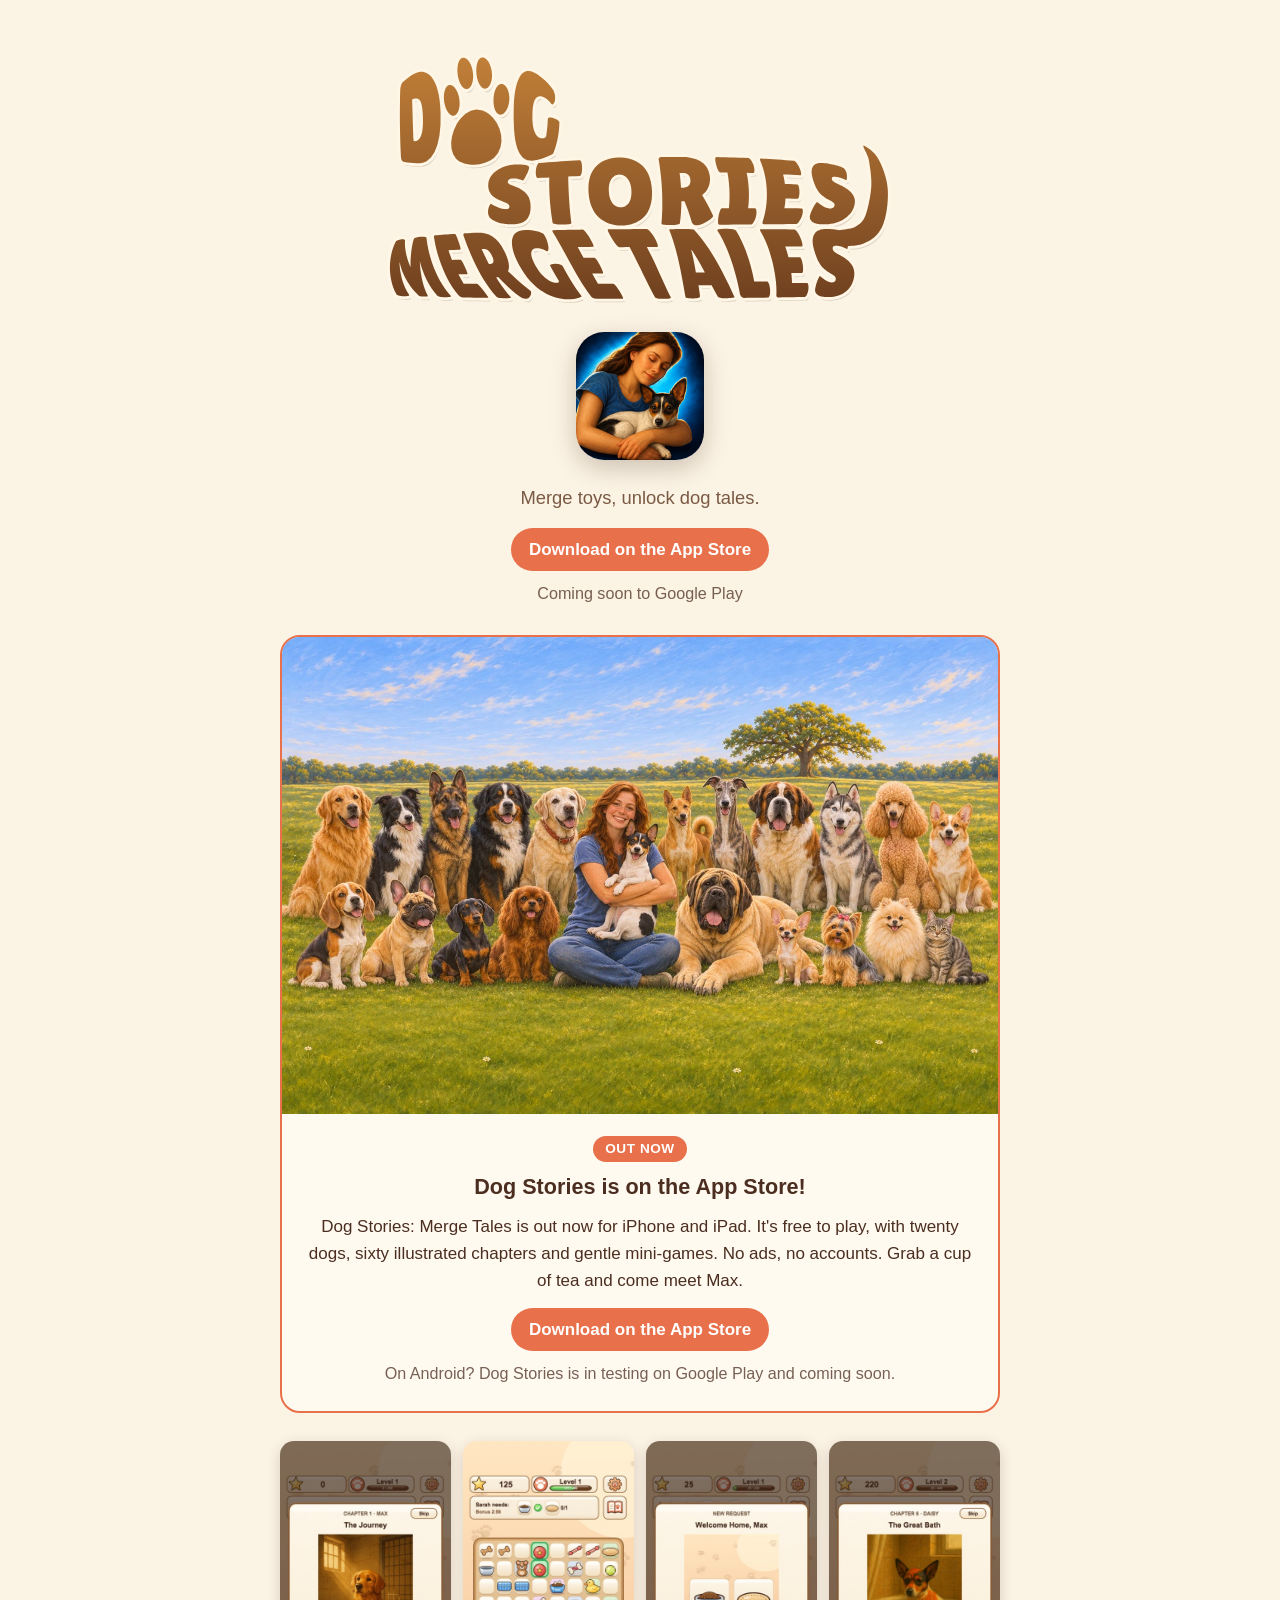
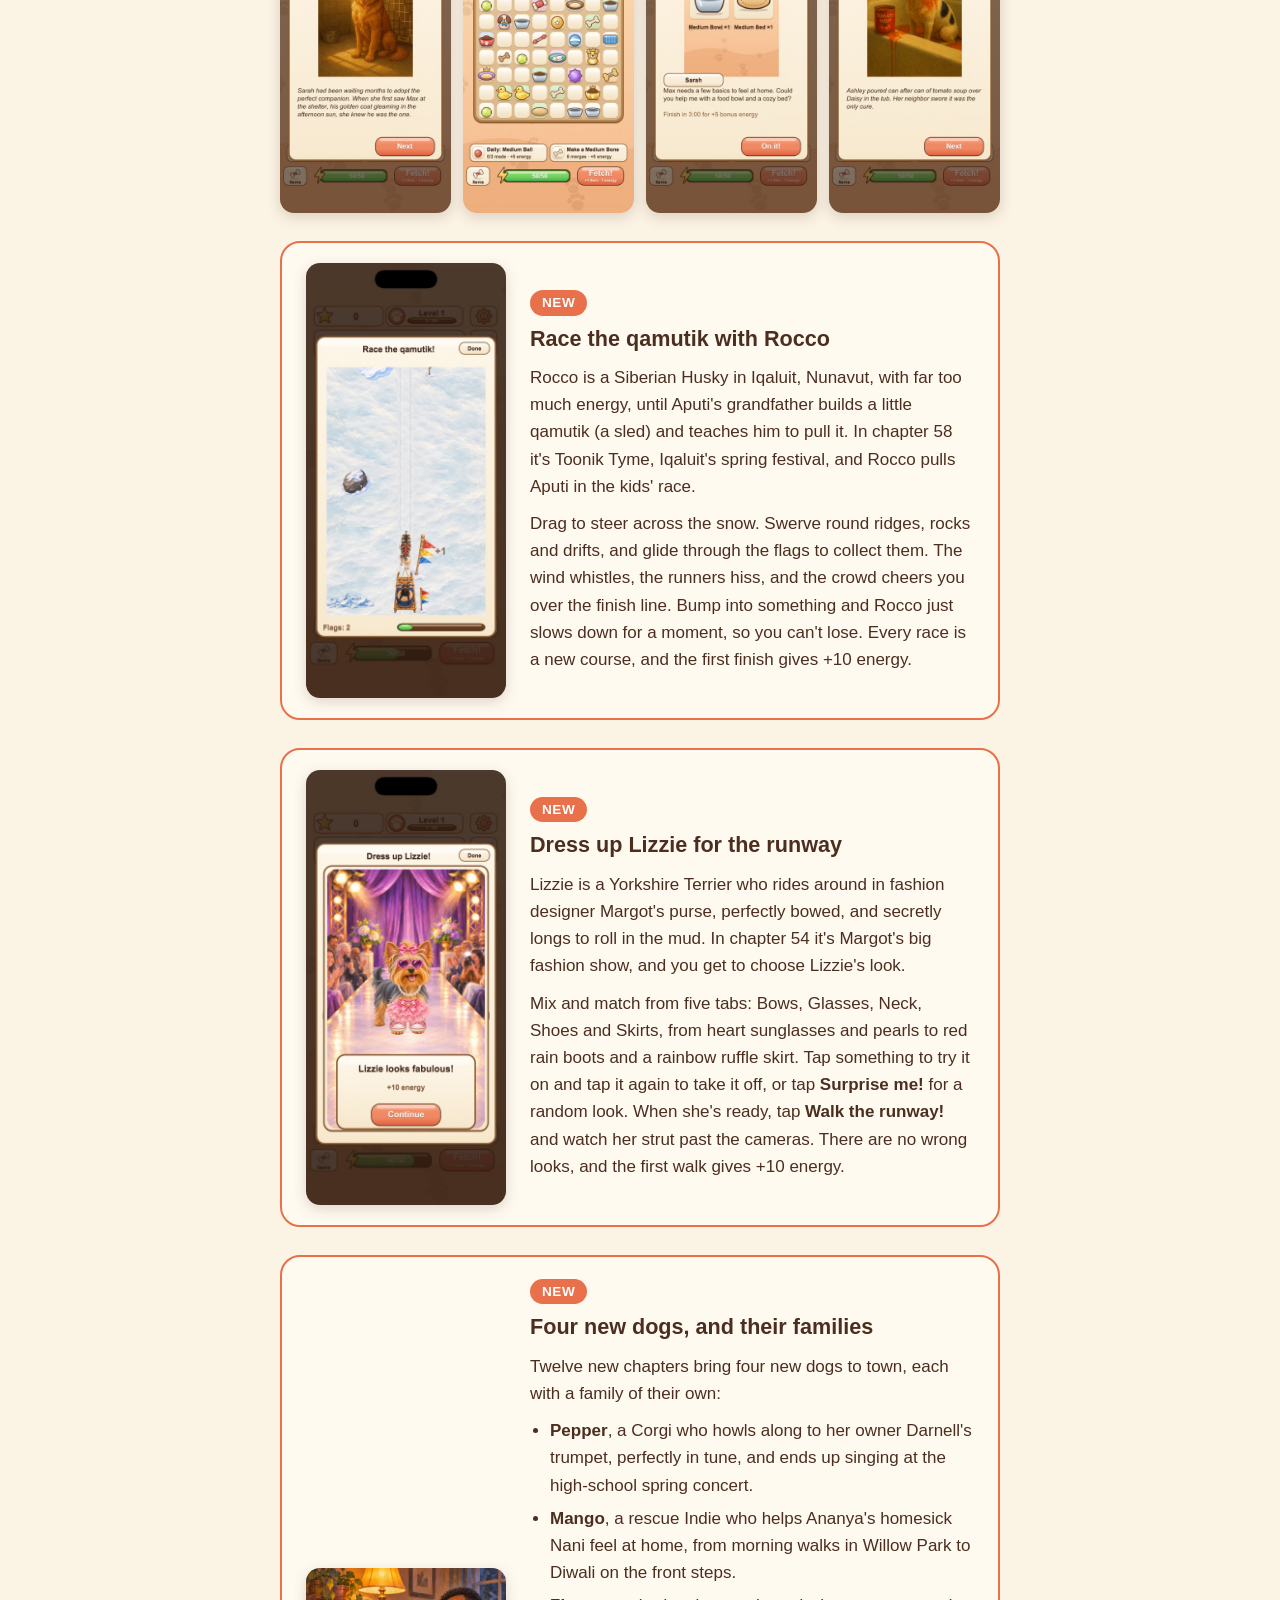
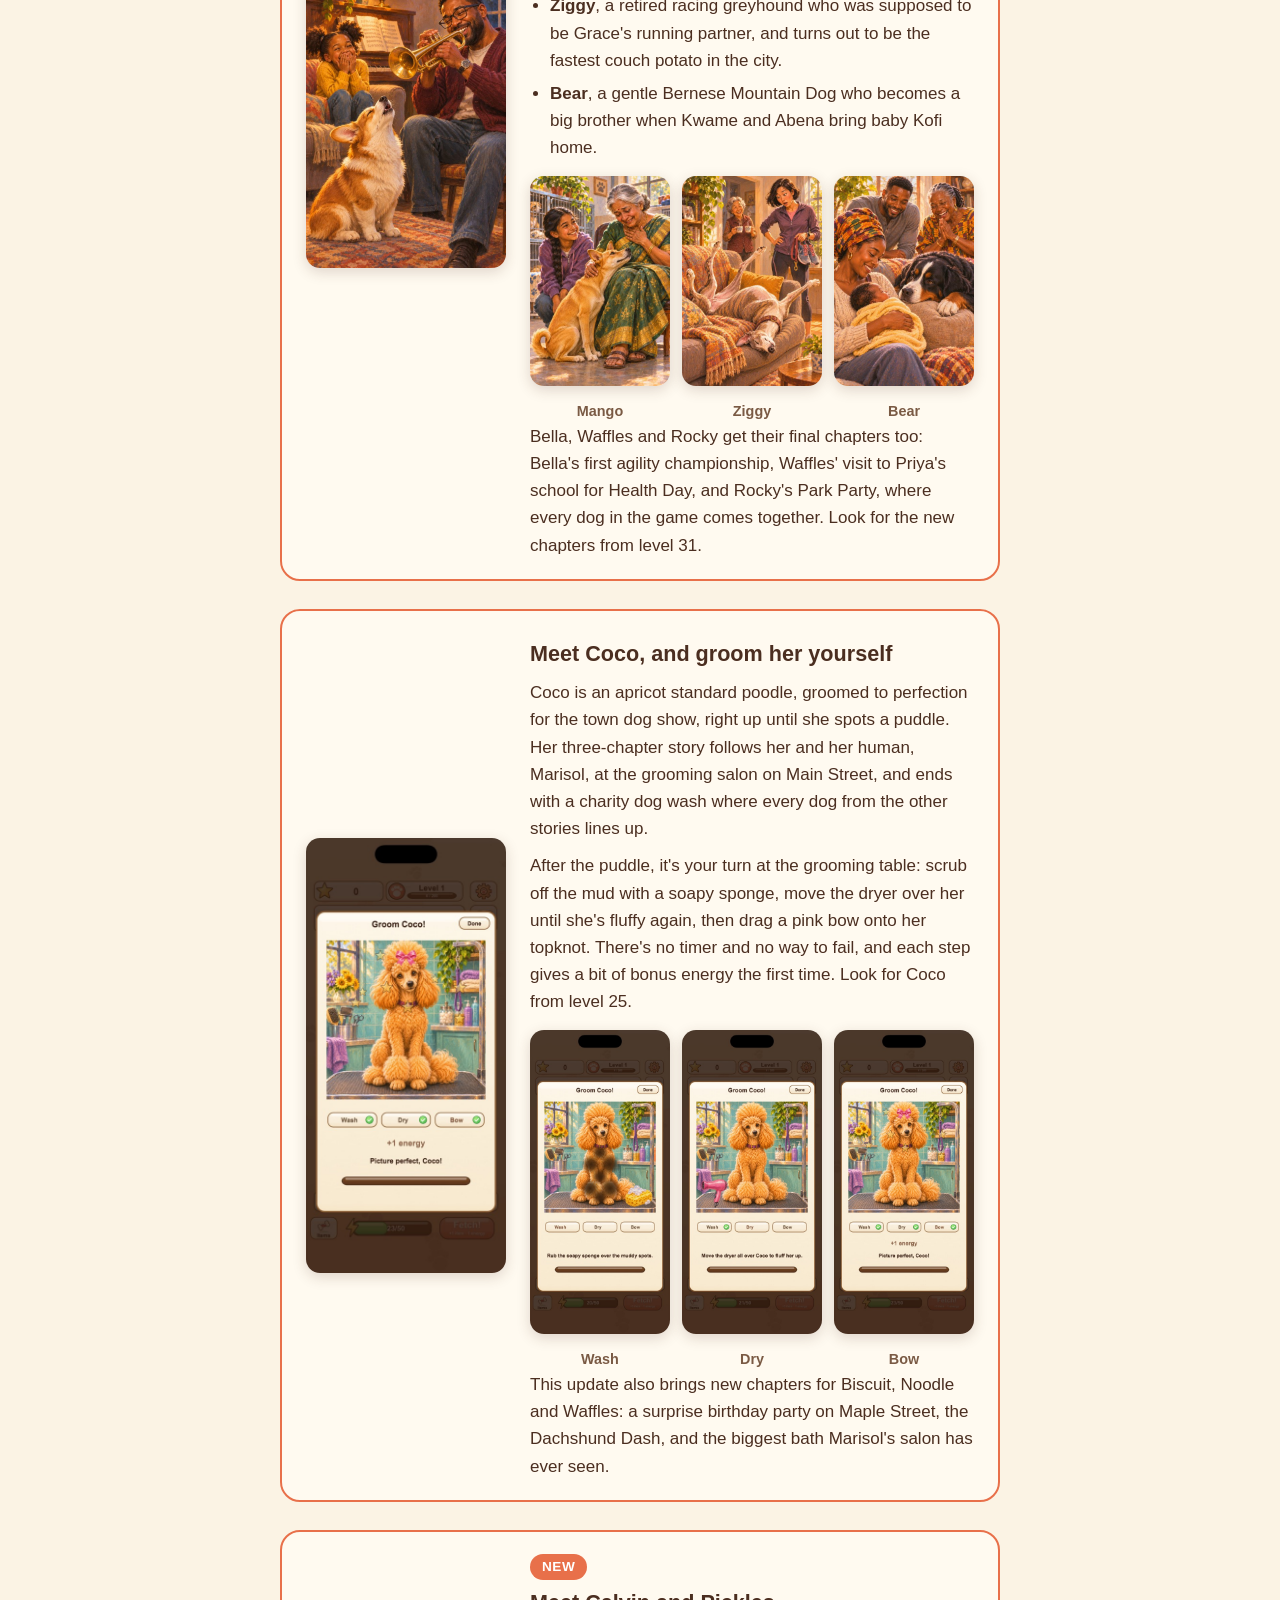
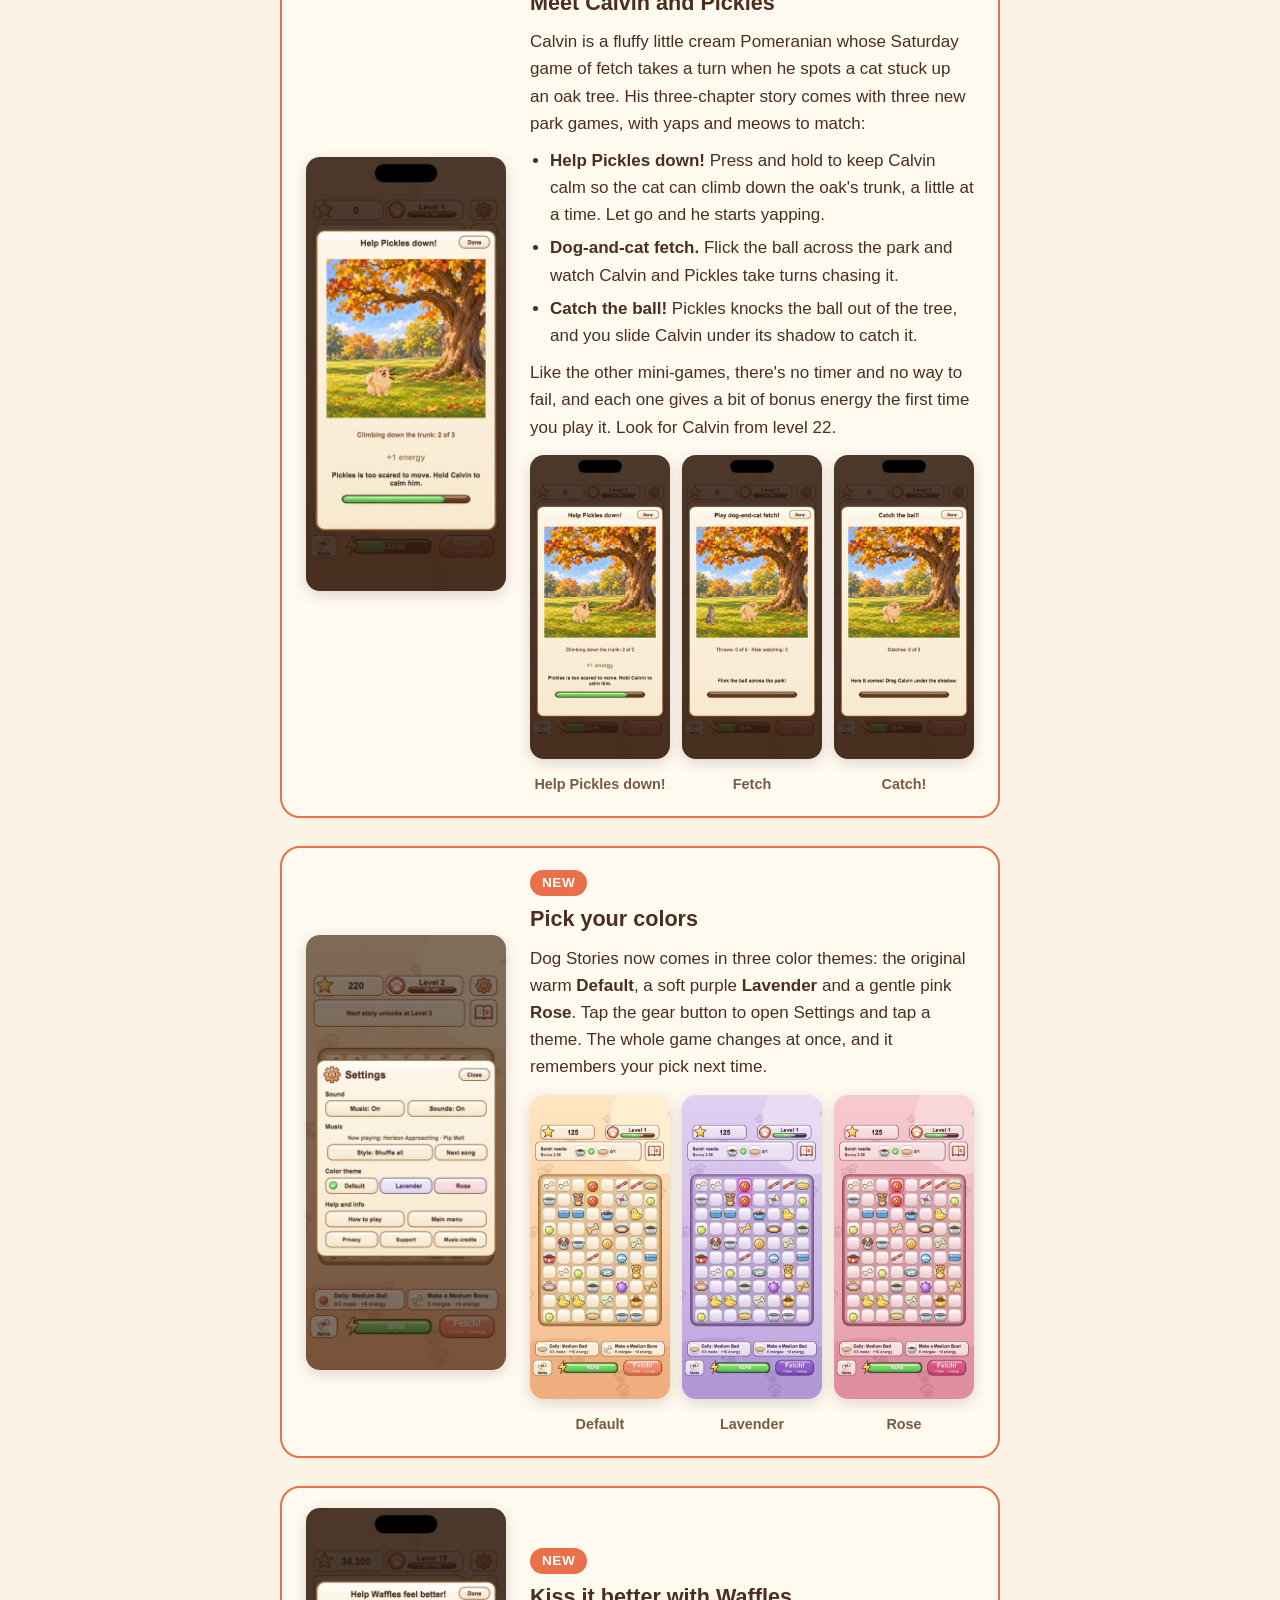
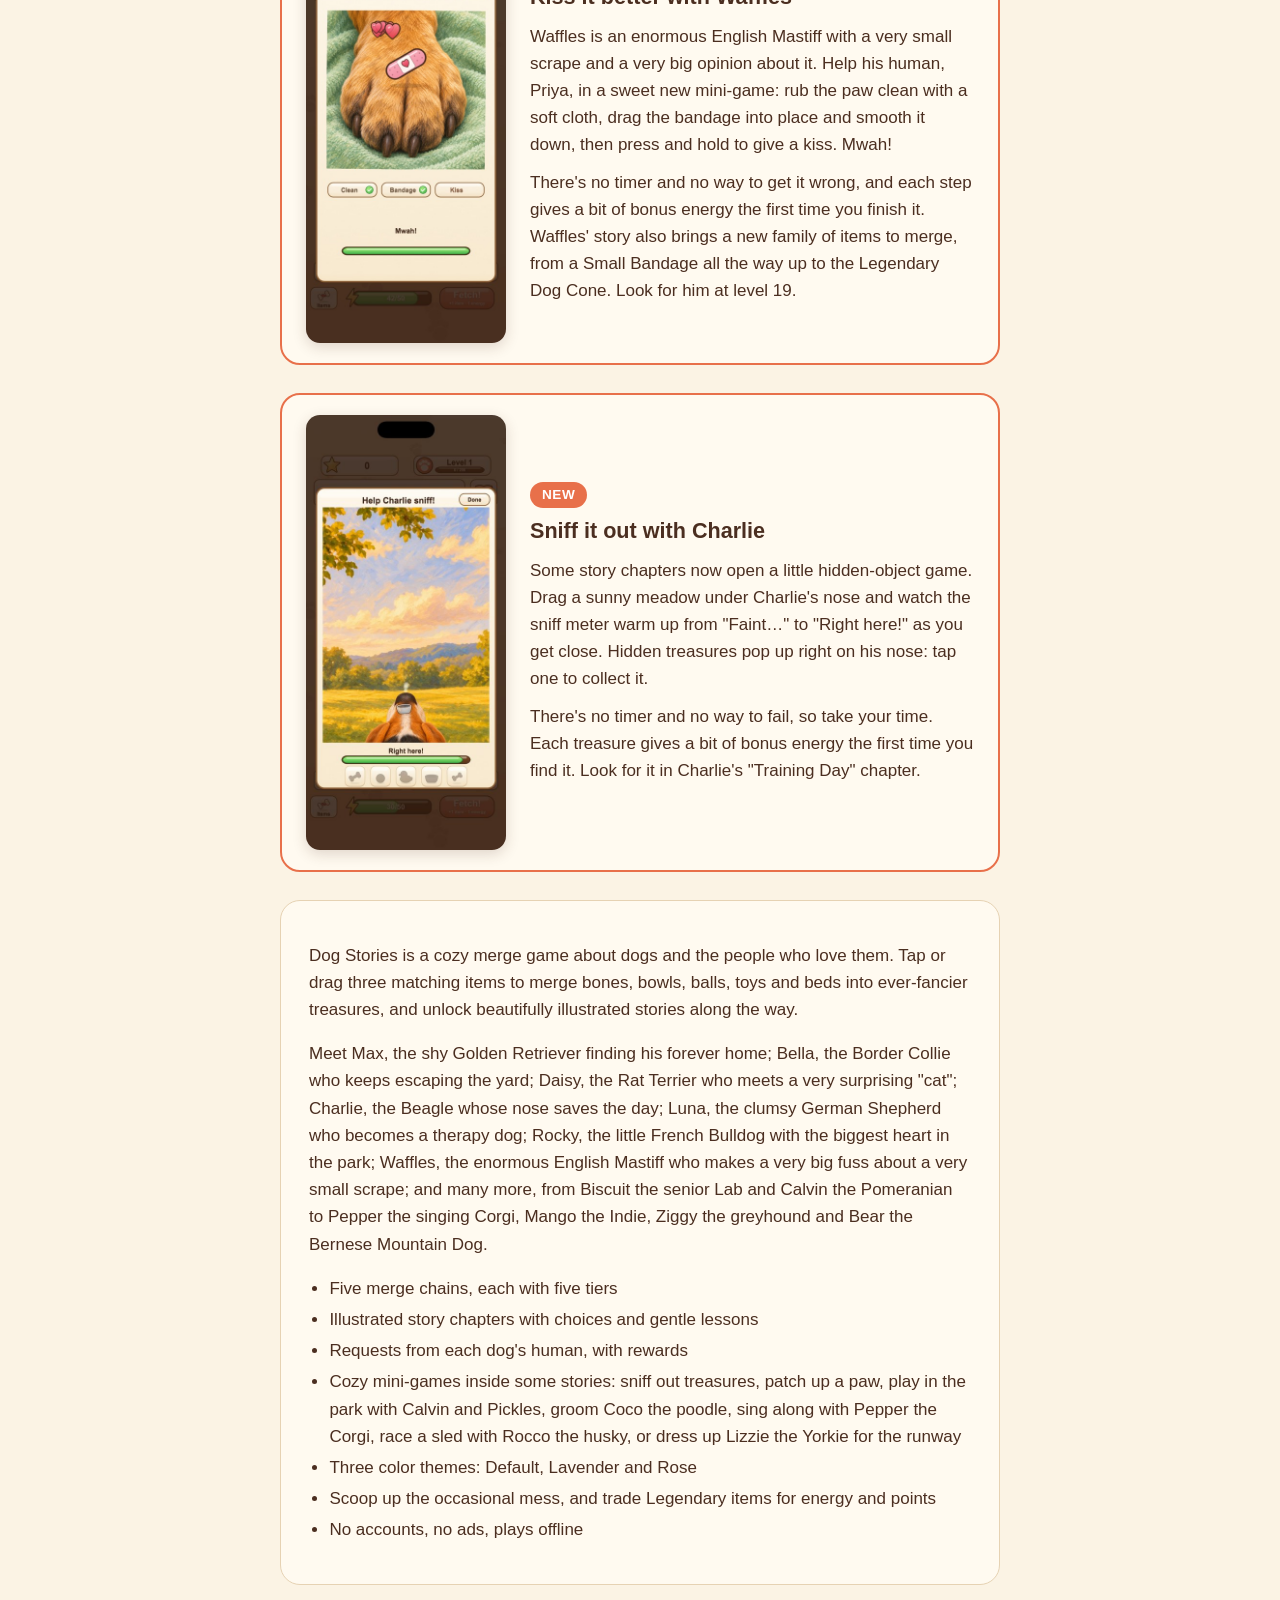
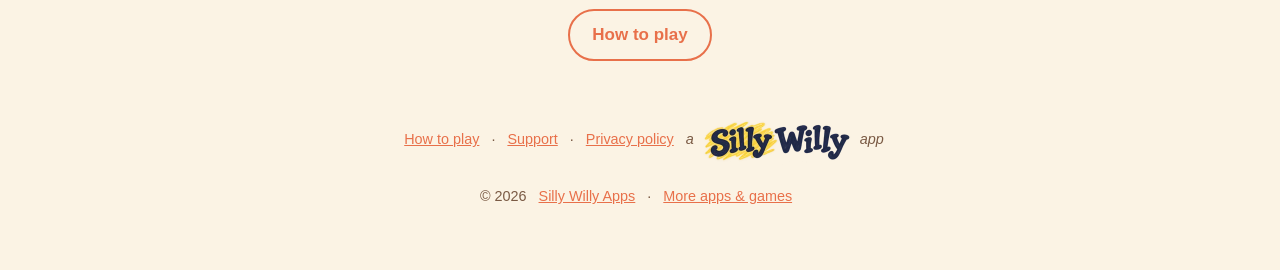
<file: index.html>
<!doctype html>
<html lang="en">
<head>
  <meta charset="utf-8">
  <meta name="viewport" content="width=device-width, initial-scale=1">
  <title>Dog Stories: Cozy Merge</title>
  <meta name="description" content="A cozy merge game about dogs and the people who love them. Merge toys, unlock dog tales.">
  <link rel="icon" href="images/favicon.png">
  <link rel="apple-touch-icon" href="images/apple-touch-icon.png">
  <link rel="stylesheet" href="styles.css">
</head>
<body>
  <div class="wrap">
    <header class="hero">
      <h1 class="logo"><img src="images/title-logo.svg" alt="Dog Stories: Merge Tales" width="1440" height="760"></h1>
      <img class="icon" src="images/icon.png" alt="Dog Stories app icon: Ashley hugging Daisy the Rat Terrier">
      <p class="tagline">Merge toys, unlock dog tales.</p>
      <p class="stores">
        <a class="badge" href="https://apps.apple.com/app/id6831840230">Download on the App Store</a>
        <span class="soon">Coming soon to Google Play</span>
      </p>
    </header>

    <section class="launch">
      <img src="images/all-dogs.jpg" alt="All twenty dogs from the game sitting together in a sunny meadow, with Ashley in the middle hugging Daisy the Rat Terrier, and Pickles the cat at the end of the row" width="1200" height="800">
      <div class="launch-text">
        <span class="new">Out now</span>
        <h2>Dog Stories is on the App Store!</h2>
        <p>Dog Stories: Merge Tales is out now for iPhone and iPad. It's free to play, with twenty dogs, sixty illustrated chapters and gentle mini-games. No ads, no accounts. Grab a cup of tea and come meet Max.</p>
        <p><a class="badge" href="https://apps.apple.com/app/id6831840230">Download on the App Store</a></p>
        <p class="soon">On Android? Dog Stories is in testing on Google Play and coming soon.</p>
      </div>
    </section>

    <div class="shots">
      <img src="images/1-story.jpg" alt="Story chapter: Max at the shelter">
      <img src="images/3-board.jpg" alt="The merge board with a request banner">
      <img src="images/2-request.jpg" alt="Sarah's request for a bowl and a bed">
      <img src="images/5-daisy.jpg" alt="Daisy in a tomato-soup bath">
    </div>

    <section class="callout">
      <img src="images/10-sled.jpg" alt="The sled race: Rocco the husky pulling Aputi on a wooden qamutik across the snow, past a rock and a block of sea ice, as a flag pops with +1" loading="lazy">
      <div>
        <span class="new">New</span>
        <h2>Race the qamutik with Rocco</h2>
        <p>Rocco is a Siberian Husky in Iqaluit, Nunavut, with far too much energy, until Aputi's grandfather builds a little qamutik (a sled) and teaches him to pull it. In chapter 58 it's Toonik Tyme, Iqaluit's spring festival, and Rocco pulls Aputi in the kids' race.</p>
        <p>Drag to steer across the snow. Swerve round ridges, rocks and drifts, and glide through the flags to collect them. The wind whistles, the runners hiss, and the crowd cheers you over the finish line. Bump into something and Rocco just slows down for a moment, so you can't lose. Every race is a new course, and the first finish gives +10 energy.</p>
      </div>
    </section>

    <section class="callout">
      <img src="images/howto/howto-21-runway.jpg" alt="Lizzie the Yorkshire Terrier on a purple runway in a pink bow, heart sunglasses, pearls, a pink tutu and pink sneakers, between rows of cheering photographers, with the card saying Lizzie looks fabulous! +10 energy" loading="lazy">
      <div>
        <span class="new">New</span>
        <h2>Dress up Lizzie for the runway</h2>
        <p>Lizzie is a Yorkshire Terrier who rides around in fashion designer Margot's purse, perfectly bowed, and secretly longs to roll in the mud. In chapter 54 it's Margot's big fashion show, and you get to choose Lizzie's look.</p>
        <p>Mix and match from five tabs: Bows, Glasses, Neck, Shoes and Skirts, from heart sunglasses and pearls to red rain boots and a rainbow ruffle skirt. Tap something to try it on and tap it again to take it off, or tap <strong>Surprise me!</strong> for a random look. When she's ready, tap <strong>Walk the runway!</strong> and watch her strut past the cameras. There are no wrong looks, and the first walk gives +10 energy.</p>
      </div>
    </section>

    <section class="callout">
      <img src="images/story-pepper.jpg" alt="Pepper the Corgi howling along to Darnell's trumpet while his daughter Kiara giggles on the couch" loading="lazy">
      <div>
        <span class="new">New</span>
        <h2>Four new dogs, and their families</h2>
        <p>Twelve new chapters bring four new dogs to town, each with a family of their own:</p>
        <ul>
          <li><strong>Pepper</strong>, a Corgi who howls along to her owner Darnell's trumpet, perfectly in tune, and ends up singing at the high-school spring concert.</li>
          <li><strong>Mango</strong>, a rescue Indie who helps Ananya's homesick Nani feel at home, from morning walks in Willow Park to Diwali on the front steps.</li>
          <li><strong>Ziggy</strong>, a retired racing greyhound who was supposed to be Grace's running partner, and turns out to be the fastest couch potato in the city.</li>
          <li><strong>Bear</strong>, a gentle Bernese Mountain Dog who becomes a big brother when Kwame and Abena bring baby Kofi home.</li>
        </ul>
        <div class="themes">
          <figure><img src="images/story-mango.jpg" alt="Mango the golden-tan Indie leaning against Nani's knees while Ananya smiles" loading="lazy"><figcaption>Mango</figcaption></figure>
          <figure><img src="images/story-ziggy.jpg" alt="Ziggy the greyhound asleep upside down on the couch while Grace stares in disbelief" loading="lazy"><figcaption>Ziggy</figcaption></figure>
          <figure><img src="images/story-bear.jpg" alt="Bear the Bernese Mountain Dog resting his chin beside baby Kofi" loading="lazy"><figcaption>Bear</figcaption></figure>
        </div>
        <p>Bella, Waffles and Rocky get their final chapters too: Bella's first agility championship, Waffles' visit to Priya's school for Health Day, and Rocky's Park Party, where every dog in the game comes together. Look for the new chapters from level 31.</p>
      </div>
    </section>

    <section class="callout">
      <img src="images/9-groom.jpg" alt="The grooming game: Coco the apricot poodle on a grooming table with a pink bow on her topknot and the Wash, Dry and Bow steps all ticked" loading="lazy">
      <div>
        <h2>Meet Coco, and groom her yourself</h2>
        <p>Coco is an apricot standard poodle, groomed to perfection for the town dog show, right up until she spots a puddle. Her three-chapter story follows her and her human, Marisol, at the grooming salon on Main Street, and ends with a charity dog wash where every dog from the other stories lines up.</p>
        <p>After the puddle, it's your turn at the grooming table: scrub off the mud with a soapy sponge, move the dryer over her until she's fluffy again, then drag a pink bow onto her topknot. There's no timer and no way to fail, and each step gives a bit of bonus energy the first time. Look for Coco from level 25.</p>
        <div class="themes">
          <figure><img src="images/howto/howto-18-wash.jpg" alt="Wash: Coco covered in muddy spots with a soapy sponge beside her" loading="lazy"><figcaption>Wash</figcaption></figure>
          <figure><img src="images/howto/howto-19-dry.jpg" alt="Dry: Coco clean and fluffy with the pink dryer and the bow waiting" loading="lazy"><figcaption>Dry</figcaption></figure>
          <figure><img src="images/howto/howto-20-bow.jpg" alt="Bow: Coco with the pink bow on her topknot and stars around her" loading="lazy"><figcaption>Bow</figcaption></figure>
        </div>
        <p>This update also brings new chapters for Biscuit, Noodle and Waffles: a surprise birthday party on Maple Street, the Dachshund Dash, and the biggest bath Marisol's salon has ever seen.</p>
      </div>
    </section>

    <section class="callout">
      <img src="images/8-park-oak.jpg" alt="Help Pickles down: Pickles the tabby cat climbing down a big autumn oak while Calvin the Pomeranian waits on the grass" loading="lazy">
      <div>
        <span class="new">New</span>
        <h2>Meet Calvin and Pickles</h2>
        <p>Calvin is a fluffy little cream Pomeranian whose Saturday game of fetch takes a turn when he spots a cat stuck up an oak tree. His three-chapter story comes with three new park games, with yaps and meows to match:</p>
        <ul>
          <li><strong>Help Pickles down!</strong> Press and hold to keep Calvin calm so the cat can climb down the oak's trunk, a little at a time. Let go and he starts yapping.</li>
          <li><strong>Dog-and-cat fetch.</strong> Flick the ball across the park and watch Calvin and Pickles take turns chasing it.</li>
          <li><strong>Catch the ball!</strong> Pickles knocks the ball out of the tree, and you slide Calvin under its shadow to catch it.</li>
        </ul>
        <p>Like the other mini-games, there's no timer and no way to fail, and each one gives a bit of bonus energy the first time you play it. Look for Calvin from level 22.</p>
        <div class="themes">
          <figure><img src="images/howto/howto-15-hush-oak.jpg" alt="Help Pickles down: Pickles clinging to the oak's trunk while Calvin waits on the grass" loading="lazy"><figcaption>Help Pickles down!</figcaption></figure>
          <figure><img src="images/howto/howto-16-fetch-oak.jpg" alt="Dog-and-cat fetch: Calvin carrying the tennis ball back while Pickles watches" loading="lazy"><figcaption>Fetch</figcaption></figure>
          <figure><img src="images/howto/howto-17-catch-oak.jpg" alt="Catch the ball: Pickles lying on the oak's big branch next to the ball, Calvin waiting on the grass" loading="lazy"><figcaption>Catch!</figcaption></figure>
        </div>
      </div>
    </section>

    <section class="callout">
      <img src="images/howto/howto-12-settings.jpg" alt="The Settings menu with Default, Lavender and Rose color theme buttons" loading="lazy">
      <div>
        <span class="new">New</span>
        <h2>Pick your colors</h2>
        <p>Dog Stories now comes in three color themes: the original warm <strong>Default</strong>, a soft purple <strong>Lavender</strong> and a gentle pink <strong>Rose</strong>. Tap the gear button to open Settings and tap a theme. The whole game changes at once, and it remembers your pick next time.</p>
        <div class="themes">
          <figure><img src="images/theme-default.jpg" alt="The merge board in the Default theme: cream and tan" loading="lazy"><figcaption>Default</figcaption></figure>
          <figure><img src="images/theme-lavender.jpg" alt="The merge board in the Lavender theme: soft purple" loading="lazy"><figcaption>Lavender</figcaption></figure>
          <figure><img src="images/theme-rose.jpg" alt="The merge board in the Rose theme: gentle pink" loading="lazy"><figcaption>Rose</figcaption></figure>
        </div>
      </div>
    </section>

    <section class="callout">
      <img src="images/7-paw.jpg" alt="The paw-care game: a pink bandage on Waffles' big paw, hearts floating up, and Mwah! under the Clean, Bandage and Kiss steps" loading="lazy">
      <div>
        <span class="new">New</span>
        <h2>Kiss it better with Waffles</h2>
        <p>Waffles is an enormous English Mastiff with a very small scrape and a very big opinion about it. Help his human, Priya, in a sweet new mini-game: rub the paw clean with a soft cloth, drag the bandage into place and smooth it down, then press and hold to give a kiss. Mwah!</p>
        <p>There's no timer and no way to get it wrong, and each step gives a bit of bonus energy the first time you finish it. Waffles' story also brings a new family of items to merge, from a Small Bandage all the way up to the Legendary Dog Cone. Look for him at level 19.</p>
      </div>
    </section>

    <section class="callout">
      <img src="images/6-sniff.jpg" alt="The sniff game: Charlie's nose at the bottom of a sunny meadow, with a hidden bowl appearing on it and the sniff meter reading Right here!" loading="lazy">
      <div>
        <span class="new">New</span>
        <h2>Sniff it out with Charlie</h2>
        <p>Some story chapters now open a little hidden-object game. Drag a sunny meadow under Charlie's nose and watch the sniff meter warm up from "Faint…" to "Right here!" as you get close. Hidden treasures pop up right on his nose: tap one to collect it.</p>
        <p>There's no timer and no way to fail, so take your time. Each treasure gives a bit of bonus energy the first time you find it. Look for it in Charlie's "Training Day" chapter.</p>
      </div>
    </section>

    <div class="card">
      <p>Dog Stories is a cozy merge game about dogs and the people who love them. Tap or drag three matching items to merge bones, bowls, balls, toys and beds into ever-fancier treasures, and unlock beautifully illustrated stories along the way.</p>
      <p>Meet Max, the shy Golden Retriever finding his forever home; Bella, the Border Collie who keeps escaping the yard; Daisy, the Rat Terrier who meets a very surprising "cat"; Charlie, the Beagle whose nose saves the day; Luna, the clumsy German Shepherd who becomes a therapy dog; Rocky, the little French Bulldog with the biggest heart in the park; Waffles, the enormous English Mastiff who makes a very big fuss about a very small scrape; and many more, from Biscuit the senior Lab and Calvin the Pomeranian to Pepper the singing Corgi, Mango the Indie, Ziggy the greyhound and Bear the Bernese Mountain Dog.</p>
      <ul class="features">
        <li>Five merge chains, each with five tiers</li>
        <li>Illustrated story chapters with choices and gentle lessons</li>
        <li>Requests from each dog's human, with rewards</li>
        <li>Cozy mini-games inside some stories: sniff out treasures, patch up a paw, play in the park with Calvin and Pickles, groom Coco the poodle, sing along with Pepper the Corgi, race a sled with Rocco the husky, or dress up Lizzie the Yorkie for the runway</li>
        <li>Three color themes: Default, Lavender and Rose</li>
        <li>Scoop up the occasional mess, and trade Legendary items for energy and points</li>
        <li>No accounts, no ads, plays offline</li>
      </ul>
    </div>

    <p class="more"><a href="how-to-play/">How to play</a></p>

    <footer>
      <a href="how-to-play/">How to play</a> · <a href="support/">Support</a> · <a href="privacy/">Privacy policy</a>
      <a class="sw-stamp" href="https://sillywillyapps.com/" aria-label="Dog Stories is a Silly Willy app. Visit sillywillyapps.com"><span>a</span><img src="images/silly-willy-wordmark.webp" alt="Silly Willy" width="150" height="50"><span>app</span></a>
      <p>© 2026 <a href="https://sillywillyapps.com/">Silly Willy Apps</a> · <a href="https://sillywillyapps.com/apps/">More apps &amp; games</a></p>
    </footer>
  </div>
</body>
</html>
</file>
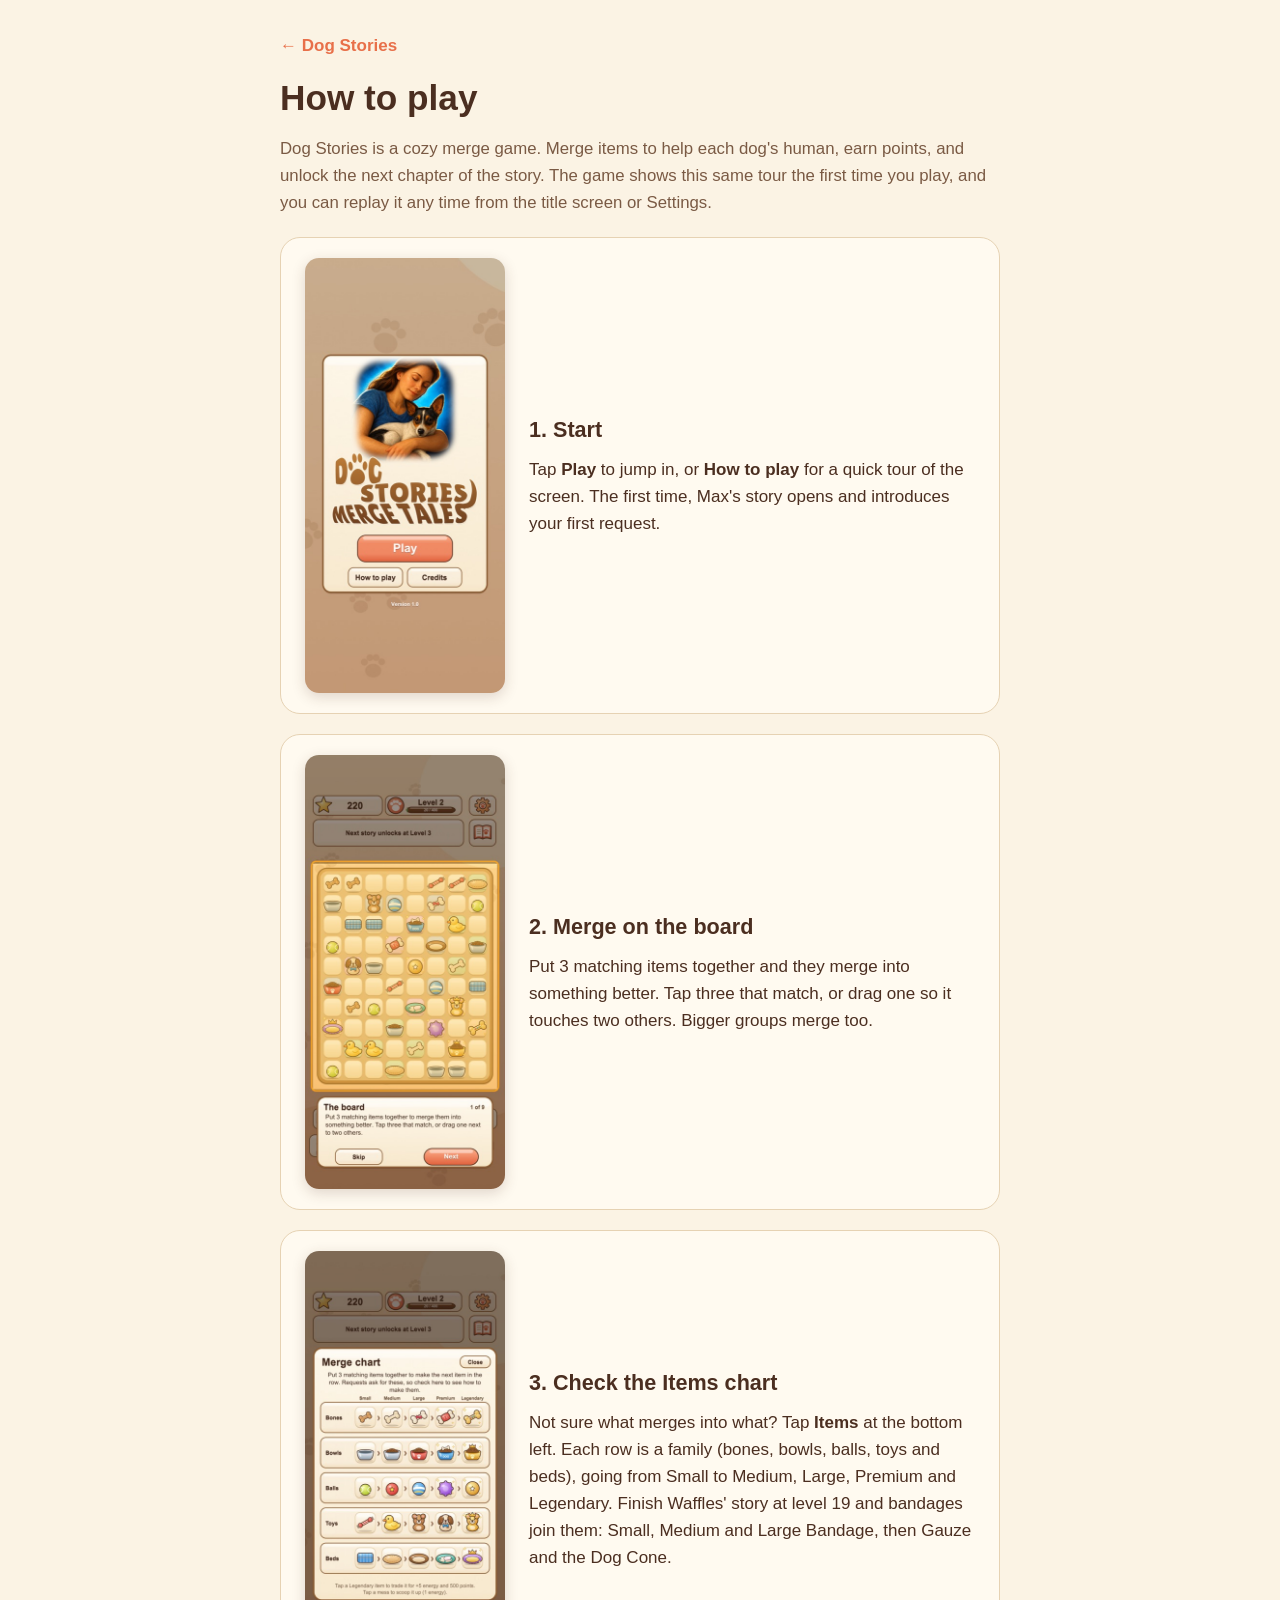
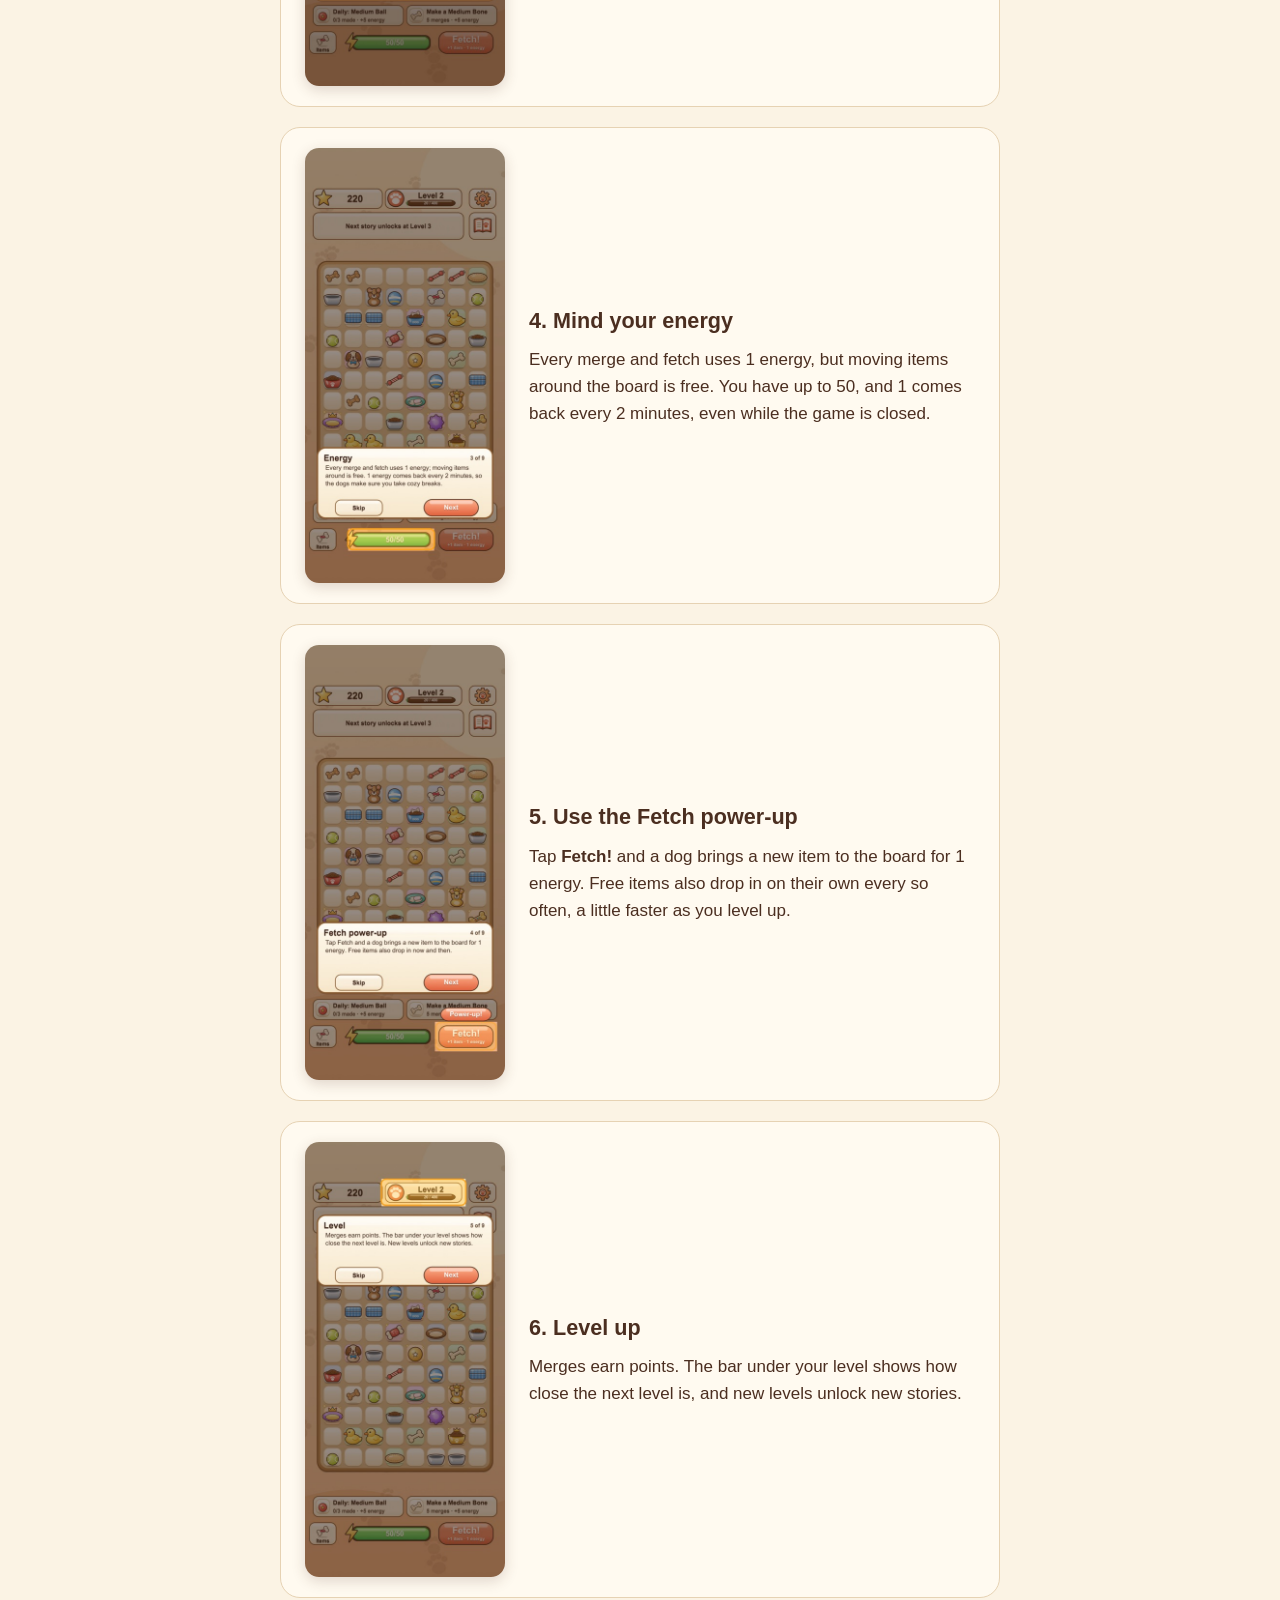
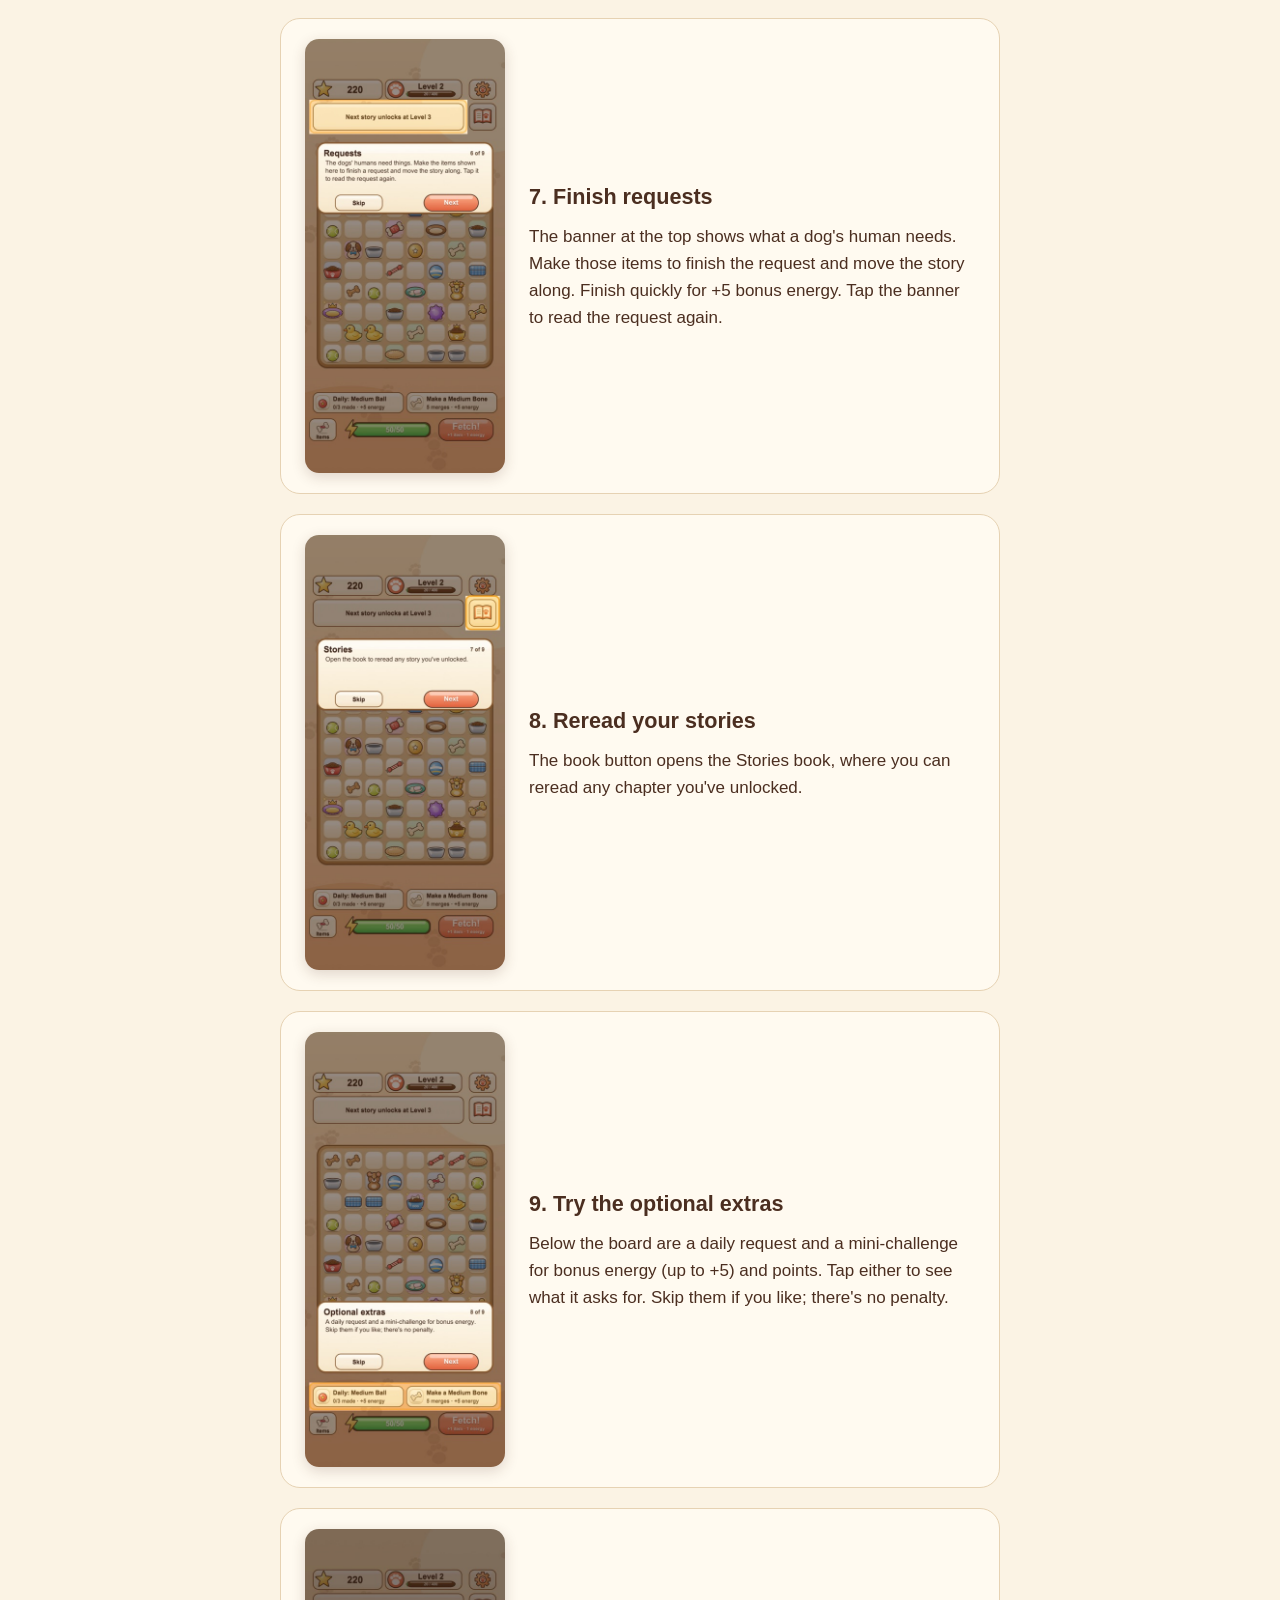
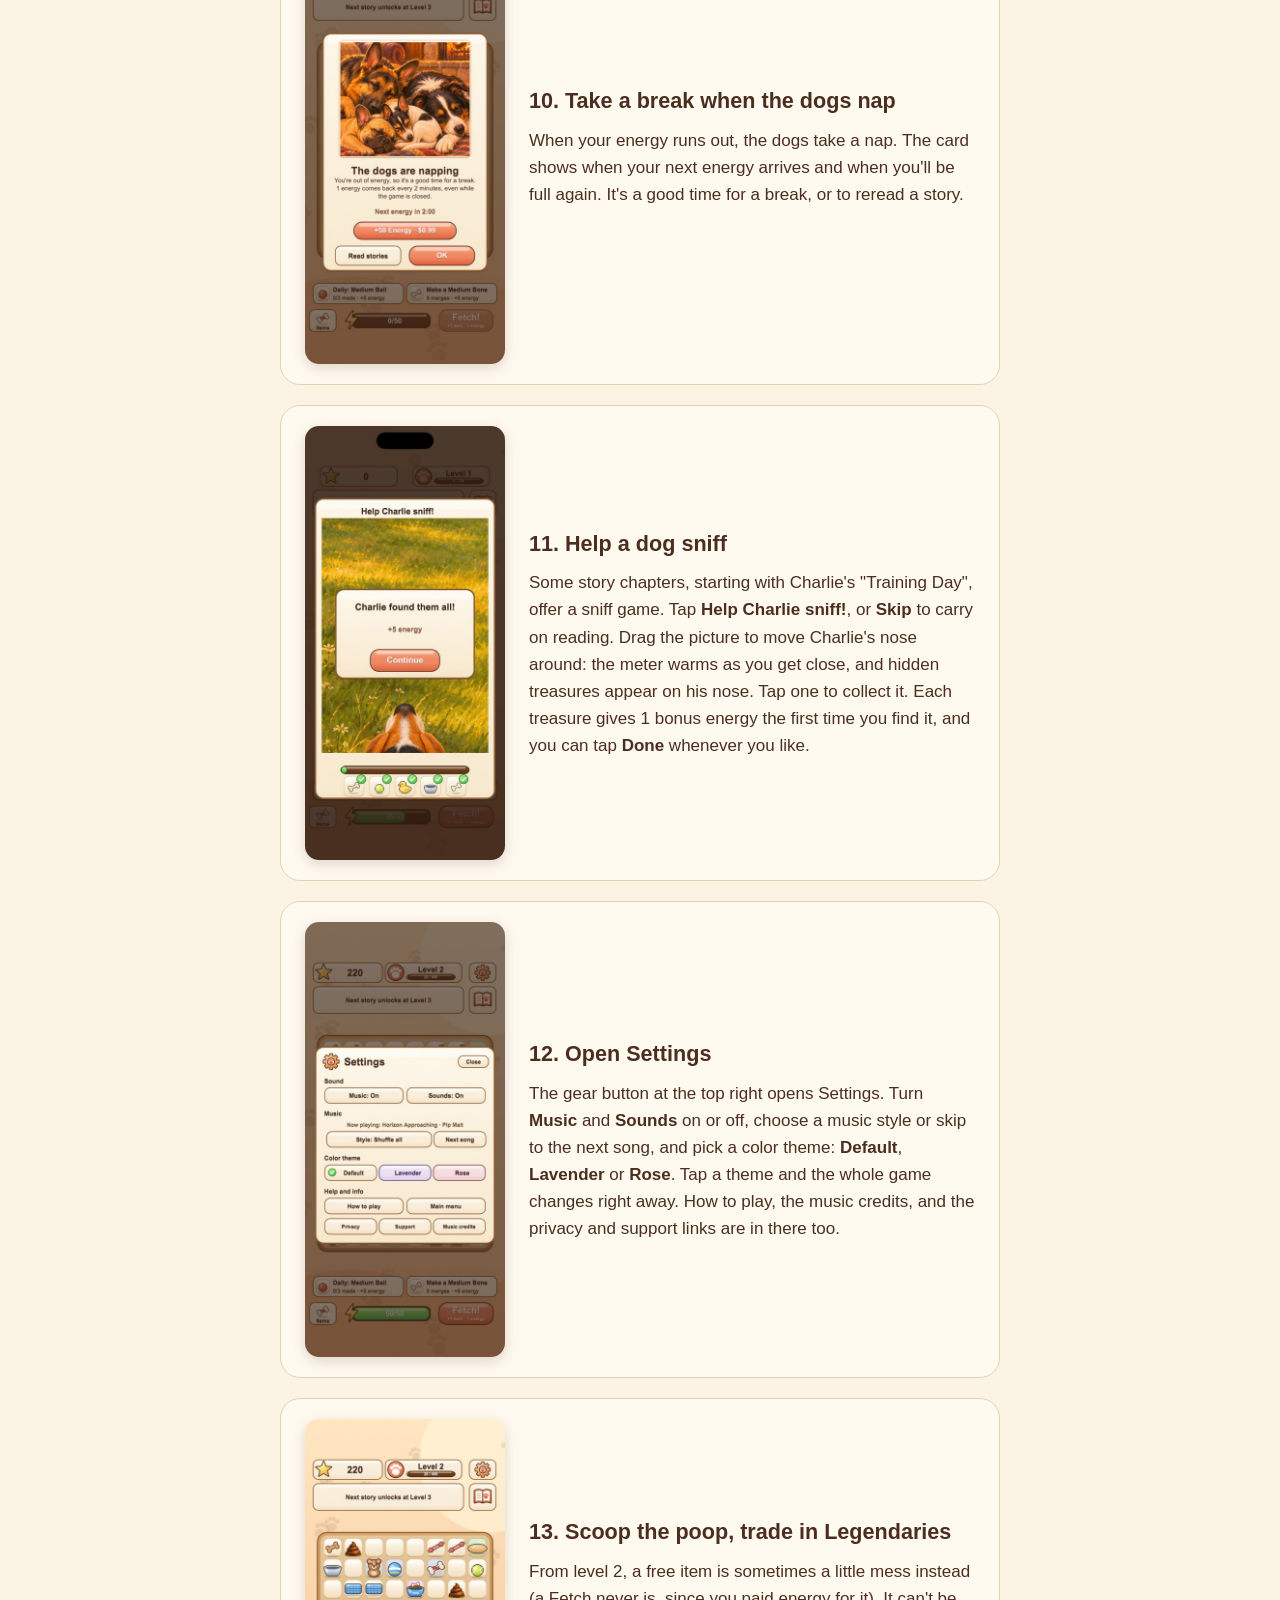
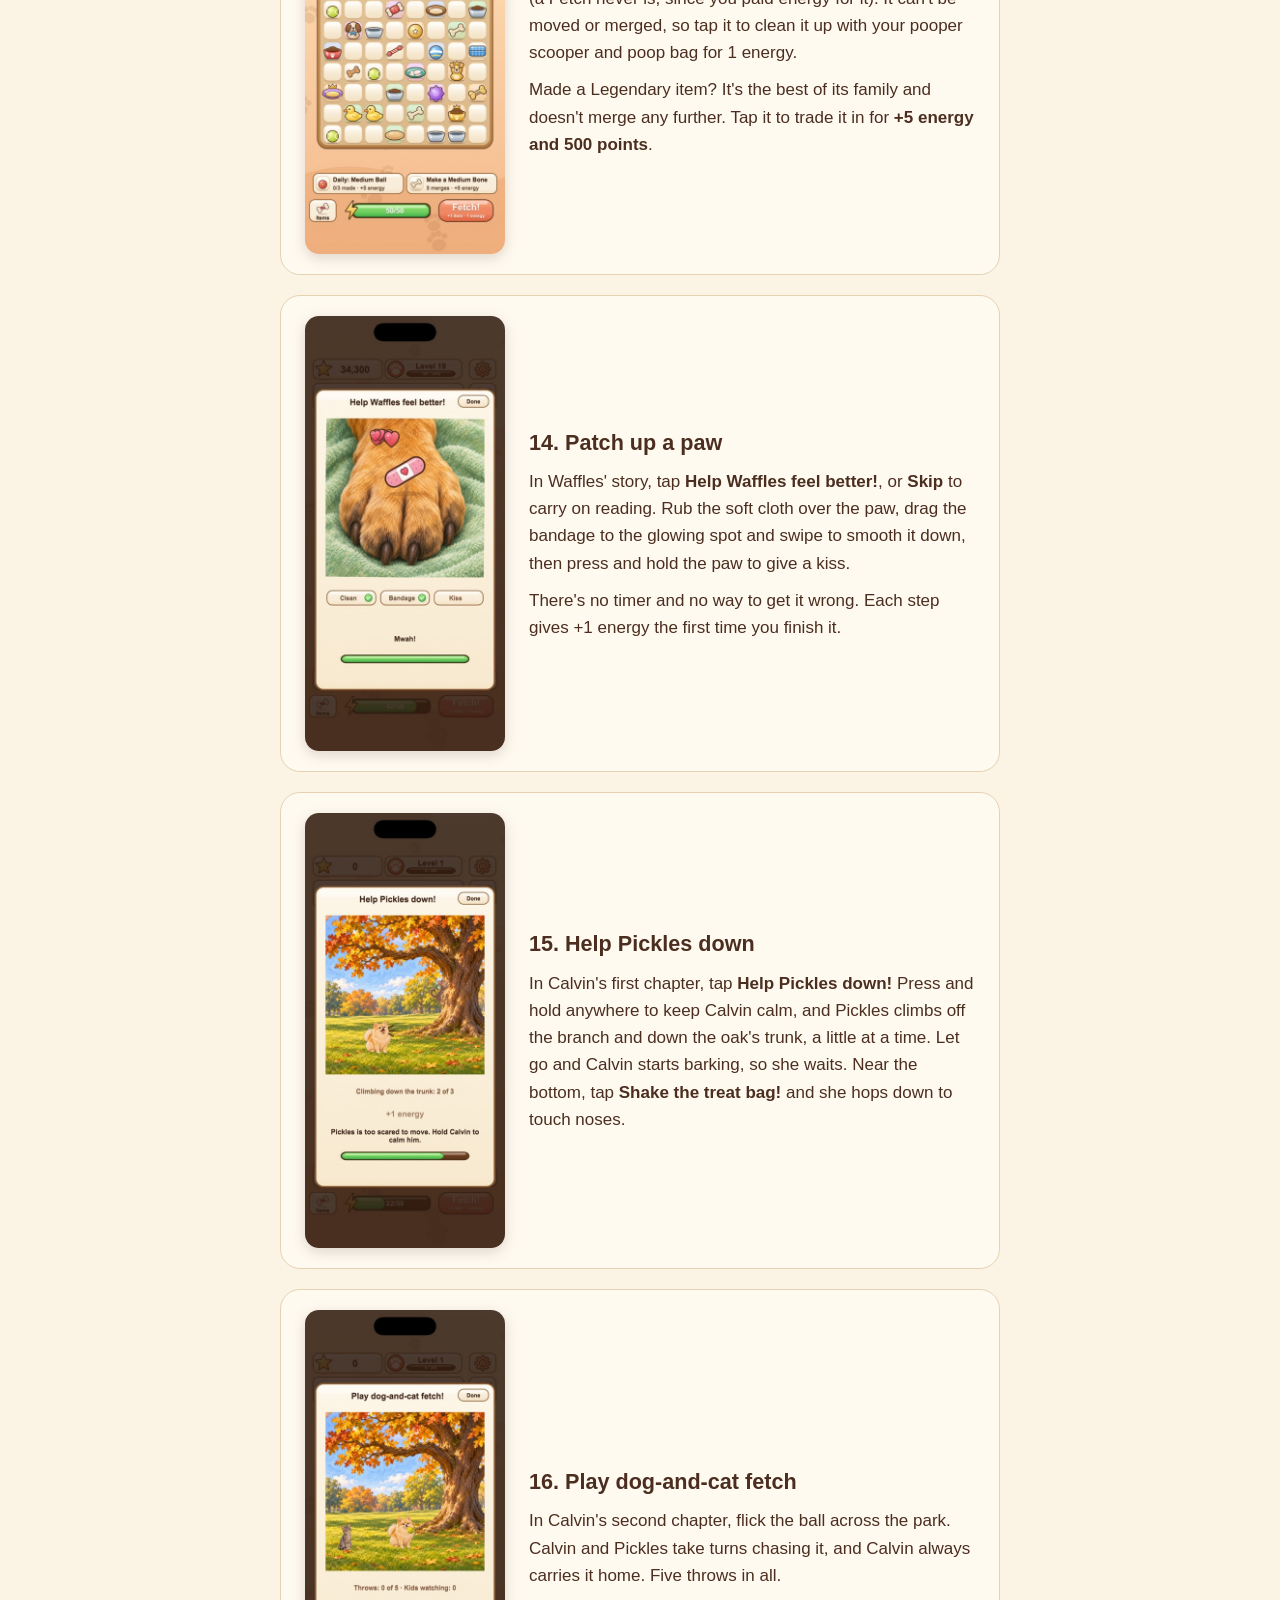
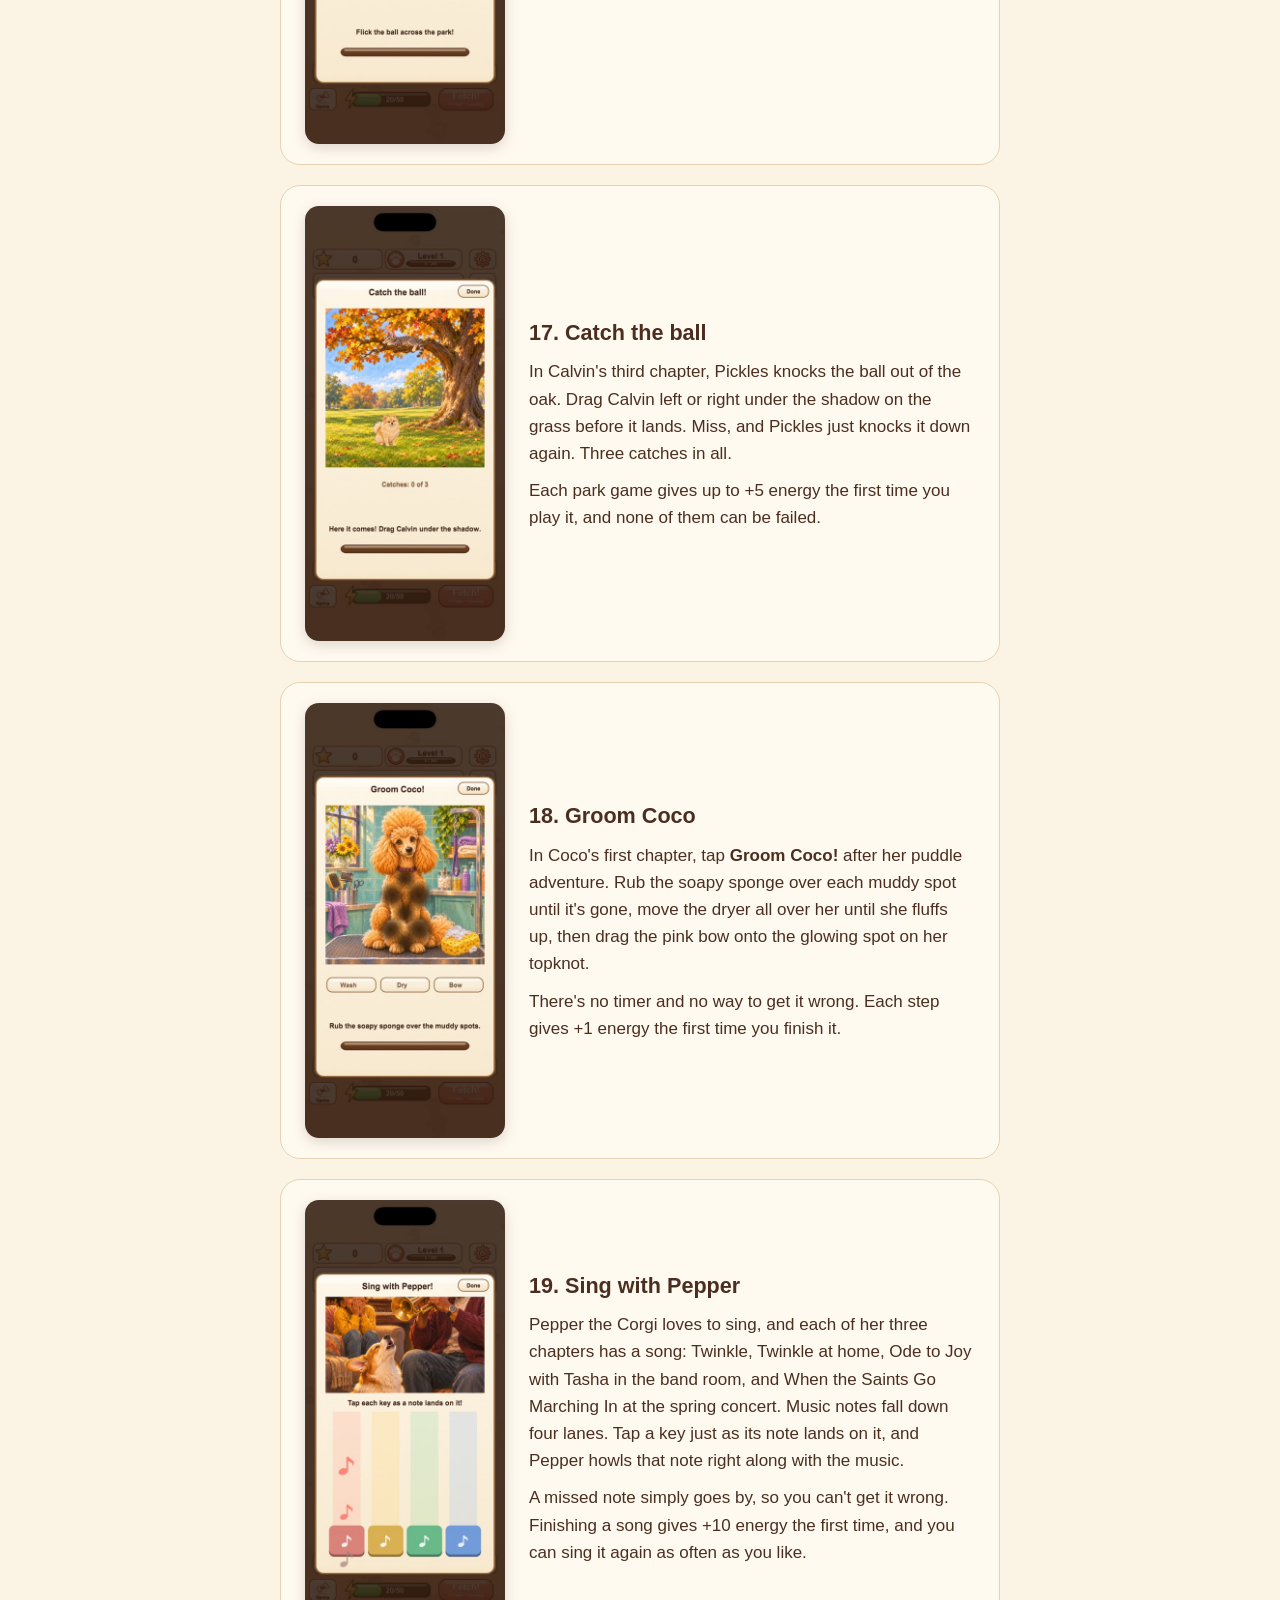
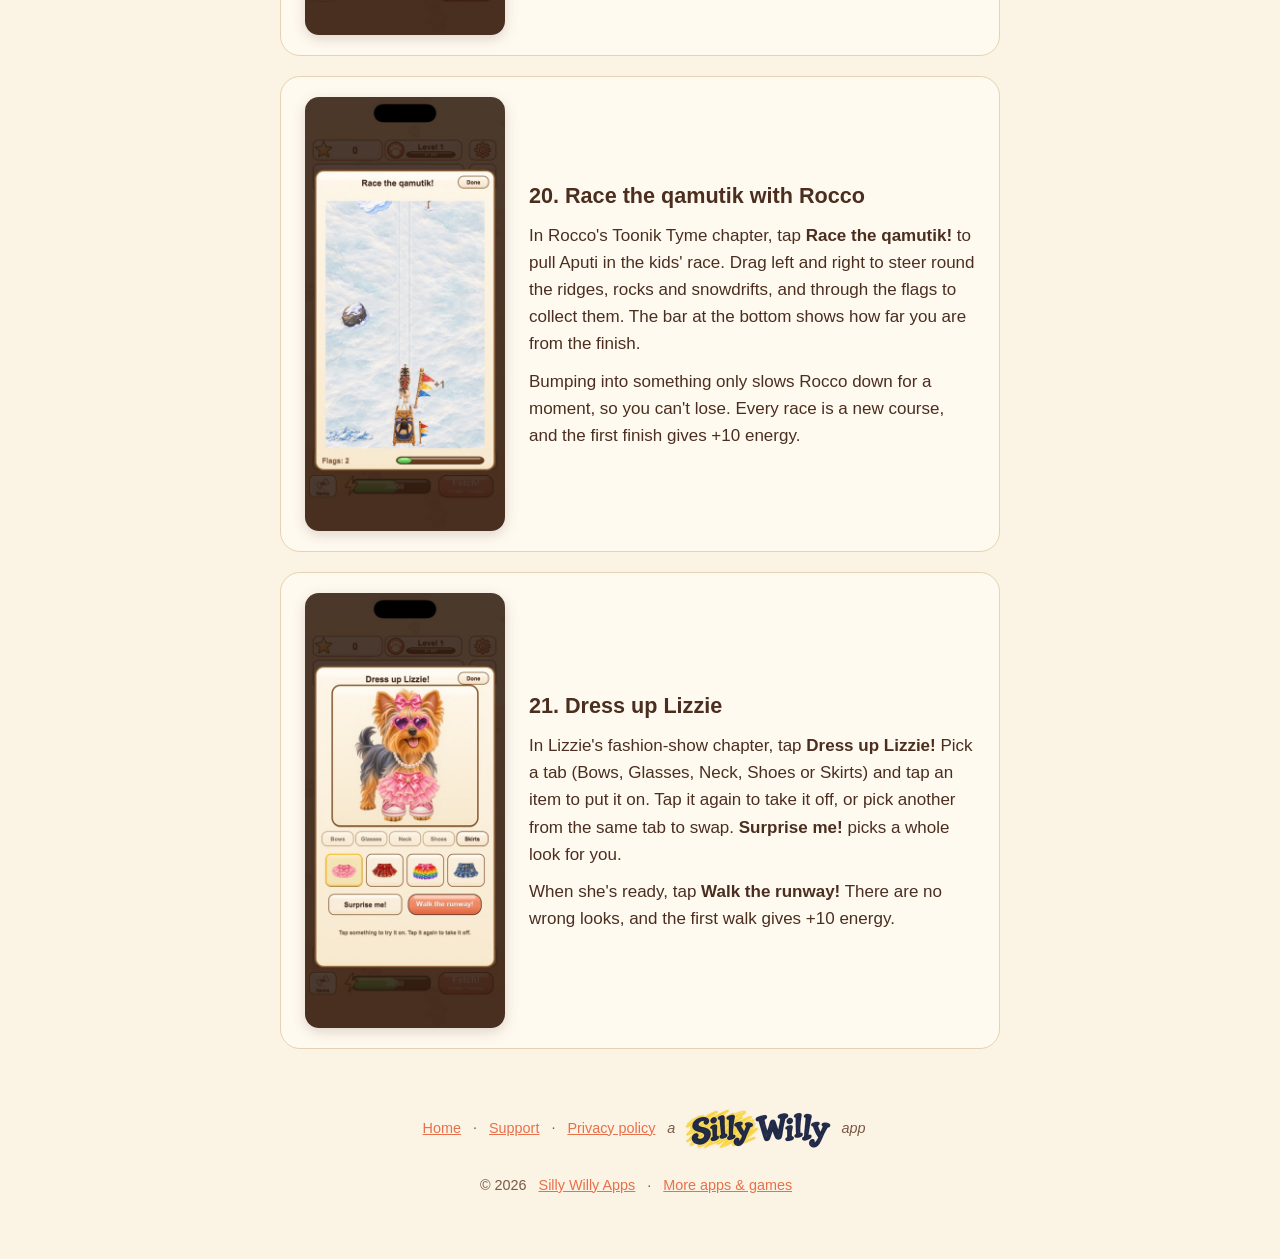
<file: how-to-play/index.html>
<!doctype html>
<html lang="en">
<head>
  <meta charset="utf-8">
  <meta name="viewport" content="width=device-width, initial-scale=1">
  <title>How to play · Dog Stories</title>
  <meta name="description" content="How to play Dog Stories: merging, the Items chart, energy, the Fetch power-up, levels, requests, stories, cleaning up messes, trading in Legendary items, singing with Pepper, racing with Rocco and dressing up Lizzie.">
  <link rel="icon" href="../images/favicon.png">
  <link rel="apple-touch-icon" href="../images/apple-touch-icon.png">
  <link rel="stylesheet" href="../styles.css">
</head>
<body>
  <div class="wrap">
    <nav class="top"><a href="../">← Dog Stories</a></nav>
    <h1>How to play</h1>
    <p class="lead">Dog Stories is a cozy merge game. Merge items to help each dog's human, earn points, and unlock the next chapter of the story. The game shows this same tour the first time you play, and you can replay it any time from the title screen or Settings.</p>

    <section class="step">
      <img src="../images/howto/howto-0-title.jpg" alt="The title screen with Play and How to play buttons" loading="lazy">
      <div>
        <h2>1. Start</h2>
        <p>Tap <strong>Play</strong> to jump in, or <strong>How to play</strong> for a quick tour of the screen. The first time, Max's story opens and introduces your first request.</p>
      </div>
    </section>

    <section class="step">
      <img src="../images/howto/howto-1-tour.jpg" alt="The board highlighted, with an explanation of merging" loading="lazy">
      <div>
        <h2>2. Merge on the board</h2>
        <p>Put 3 matching items together and they merge into something better. Tap three that match, or drag one so it touches two others. Bigger groups merge too.</p>
      </div>
    </section>

    <section class="step">
      <img src="../images/howto/howto-9-chart.jpg" alt="The merge chart showing bones, bowls, balls, toys and beds from Small to Legendary" loading="lazy">
      <div>
        <h2>3. Check the Items chart</h2>
        <p>Not sure what merges into what? Tap <strong>Items</strong> at the bottom left. Each row is a family (bones, bowls, balls, toys and beds), going from Small to Medium, Large, Premium and Legendary. Finish Waffles' story at level 19 and bandages join them: Small, Medium and Large Bandage, then Gauze and the Dog Cone.</p>
      </div>
    </section>

    <section class="step">
      <img src="../images/howto/howto-3-tour.jpg" alt="The energy bar highlighted" loading="lazy">
      <div>
        <h2>4. Mind your energy</h2>
        <p>Every merge and fetch uses 1 energy, but moving items around the board is free. You have up to 50, and 1 comes back every 2 minutes, even while the game is closed.</p>
      </div>
    </section>

    <section class="step">
      <img src="../images/howto/howto-4-tour.jpg" alt="The Fetch button highlighted with a Power-up label" loading="lazy">
      <div>
        <h2>5. Use the Fetch power-up</h2>
        <p>Tap <strong>Fetch!</strong> and a dog brings a new item to the board for 1 energy. Free items also drop in on their own every so often, a little faster as you level up.</p>
      </div>
    </section>

    <section class="step">
      <img src="../images/howto/howto-5-tour.jpg" alt="The level box highlighted, with its progress bar" loading="lazy">
      <div>
        <h2>6. Level up</h2>
        <p>Merges earn points. The bar under your level shows how close the next level is, and new levels unlock new stories.</p>
      </div>
    </section>

    <section class="step">
      <img src="../images/howto/howto-6-tour.jpg" alt="The request banner highlighted" loading="lazy">
      <div>
        <h2>7. Finish requests</h2>
        <p>The banner at the top shows what a dog's human needs. Make those items to finish the request and move the story along. Finish quickly for +5 bonus energy. Tap the banner to read the request again.</p>
      </div>
    </section>

    <section class="step">
      <img src="../images/howto/howto-7-tour.jpg" alt="The Stories book button highlighted" loading="lazy">
      <div>
        <h2>8. Reread your stories</h2>
        <p>The book button opens the Stories book, where you can reread any chapter you've unlocked.</p>
      </div>
    </section>

    <section class="step">
      <img src="../images/howto/howto-8-tour.jpg" alt="The daily request and mini-challenge highlighted" loading="lazy">
      <div>
        <h2>9. Try the optional extras</h2>
        <p>Below the board are a daily request and a mini-challenge for bonus energy (up to +5) and points. Tap either to see what it asks for. Skip them if you like; there's no penalty.</p>
      </div>
    </section>

    <section class="step">
      <img src="../images/howto/howto-10-nap.jpg" alt="The dogs are napping card, with the time until the next energy" loading="lazy">
      <div>
        <h2>10. Take a break when the dogs nap</h2>
        <p>When your energy runs out, the dogs take a nap. The card shows when your next energy arrives and when you'll be full again. It's a good time for a break, or to reread a story.</p>
      </div>
    </section>

    <section class="step">
      <img src="../images/howto/howto-11-sniff.jpg" alt="The sniff game finished: Charlie found them all, plus 5 energy, with all five treasures ticked in the tray" loading="lazy">
      <div>
        <h2>11. Help a dog sniff</h2>
        <p>Some story chapters, starting with Charlie's "Training Day", offer a sniff game. Tap <strong>Help Charlie sniff!</strong>, or <strong>Skip</strong> to carry on reading. Drag the picture to move Charlie's nose around: the meter warms as you get close, and hidden treasures appear on his nose. Tap one to collect it. Each treasure gives 1 bonus energy the first time you find it, and you can tap <strong>Done</strong> whenever you like.</p>
      </div>
    </section>

    <section class="step">
      <img src="../images/howto/howto-12-settings.jpg" alt="The Settings menu with music and sound switches, the music player, three color themes and How to play" loading="lazy">
      <div>
        <h2>12. Open Settings</h2>
        <p>The gear button at the top right opens Settings. Turn <strong>Music</strong> and <strong>Sounds</strong> on or off, choose a music style or skip to the next song, and pick a color theme: <strong>Default</strong>, <strong>Lavender</strong> or <strong>Rose</strong>. Tap a theme and the whole game changes right away. How to play, the music credits, and the privacy and support links are in there too.</p>
      </div>
    </section>

    <section class="step">
      <img src="../images/howto/howto-13-mess.jpg" alt="The board with a few little piles of dog poop on grass in the top row" loading="lazy">
      <div>
        <h2>13. Scoop the poop, trade in Legendaries</h2>
        <p>From level 2, a free item is sometimes a little mess instead (a Fetch never is, since you paid energy for it). It can't be moved or merged, so tap it to clean it up with your pooper scooper and poop bag for 1 energy.</p>
        <p>Made a Legendary item? It's the best of its family and doesn't merge any further. Tap it to trade it in for <strong>+5 energy and 500 points</strong>.</p>
      </div>
    </section>

    <section class="step">
      <img src="../images/howto/howto-14-care.jpg" alt="The paw-care game: a bandage on Waffles' paw, hearts floating up, and Mwah! under the Clean, Bandage and Kiss steps" loading="lazy">
      <div>
        <h2>14. Patch up a paw</h2>
        <p>In Waffles' story, tap <strong>Help Waffles feel better!</strong>, or <strong>Skip</strong> to carry on reading. Rub the soft cloth over the paw, drag the bandage to the glowing spot and swipe to smooth it down, then press and hold the paw to give a kiss.</p>
        <p>There's no timer and no way to get it wrong. Each step gives +1 energy the first time you finish it.</p>
      </div>
    </section>

    <section class="step">
      <img src="../images/howto/howto-15-hush-oak.jpg" alt="Help Pickles down: Pickles clinging to the oak's trunk while Calvin waits on the grass" loading="lazy">
      <div>
        <h2>15. Help Pickles down</h2>
        <p>In Calvin's first chapter, tap <strong>Help Pickles down!</strong> Press and hold anywhere to keep Calvin calm, and Pickles climbs off the branch and down the oak's trunk, a little at a time. Let go and Calvin starts barking, so she waits. Near the bottom, tap <strong>Shake the treat bag!</strong> and she hops down to touch noses.</p>
      </div>
    </section>

    <section class="step">
      <img src="../images/howto/howto-16-fetch-oak.jpg" alt="Dog-and-cat fetch: Calvin carrying the tennis ball back while Pickles watches" loading="lazy">
      <div>
        <h2>16. Play dog-and-cat fetch</h2>
        <p>In Calvin's second chapter, flick the ball across the park. Calvin and Pickles take turns chasing it, and Calvin always carries it home. Five throws in all.</p>
      </div>
    </section>

    <section class="step">
      <img src="../images/howto/howto-17-catch-oak.jpg" alt="Catch the ball: Pickles lying on the oak's big branch next to the ball, Calvin waiting on the grass" loading="lazy">
      <div>
        <h2>17. Catch the ball</h2>
        <p>In Calvin's third chapter, Pickles knocks the ball out of the oak. Drag Calvin left or right under the shadow on the grass before it lands. Miss, and Pickles just knocks it down again. Three catches in all.</p>
        <p>Each park game gives up to +5 energy the first time you play it, and none of them can be failed.</p>
      </div>
    </section>

    <section class="step">
      <img src="../images/howto/howto-18-wash.jpg" alt="Wash: Coco covered in muddy spots with a soapy sponge beside her" loading="lazy">
      <div>
        <h2>18. Groom Coco</h2>
        <p>In Coco's first chapter, tap <strong>Groom Coco!</strong> after her puddle adventure. Rub the soapy sponge over each muddy spot until it's gone, move the dryer all over her until she fluffs up, then drag the pink bow onto the glowing spot on her topknot.</p>
        <p>There's no timer and no way to get it wrong. Each step gives +1 energy the first time you finish it.</p>
      </div>
    </section>

    <section class="step">
      <img src="../images/howto/howto-19-sing.jpg" alt="Pepper's sing-along: Pepper howling at the top, music notes falling down four lanes onto four coloured keys" loading="lazy">
      <div>
        <h2>19. Sing with Pepper</h2>
        <p>Pepper the Corgi loves to sing, and each of her three chapters has a song: Twinkle, Twinkle at home, Ode to Joy with Tasha in the band room, and When the Saints Go Marching In at the spring concert. Music notes fall down four lanes. Tap a key just as its note lands on it, and Pepper howls that note right along with the music.</p>
        <p>A missed note simply goes by, so you can't get it wrong. Finishing a song gives +10 energy the first time, and you can sing it again as often as you like.</p>
      </div>
    </section>

    <section class="step">
      <img src="../images/10-sled.jpg" alt="The sled race: Rocco pulling Aputi on the qamutik across the snow, a flag popping with +1 beside them" loading="lazy">
      <div>
        <h2>20. Race the qamutik with Rocco</h2>
        <p>In Rocco's Toonik Tyme chapter, tap <strong>Race the qamutik!</strong> to pull Aputi in the kids' race. Drag left and right to steer round the ridges, rocks and snowdrifts, and through the flags to collect them. The bar at the bottom shows how far you are from the finish.</p>
        <p>Bumping into something only slows Rocco down for a moment, so you can't lose. Every race is a new course, and the first finish gives +10 energy.</p>
      </div>
    </section>

    <section class="step">
      <img src="../images/11-dress.jpg" alt="The dress-up game: Lizzie in a pink bow, heart sunglasses, pearls, a pink tutu and pink sneakers, with the five tabs below" loading="lazy">
      <div>
        <h2>21. Dress up Lizzie</h2>
        <p>In Lizzie's fashion-show chapter, tap <strong>Dress up Lizzie!</strong> Pick a tab (Bows, Glasses, Neck, Shoes or Skirts) and tap an item to put it on. Tap it again to take it off, or pick another from the same tab to swap. <strong>Surprise me!</strong> picks a whole look for you.</p>
        <p>When she's ready, tap <strong>Walk the runway!</strong> There are no wrong looks, and the first walk gives +10 energy.</p>
      </div>
    </section>

    <footer>
      <a href="../">Home</a> · <a href="../support/">Support</a> · <a href="../privacy/">Privacy policy</a>
      <a class="sw-stamp" href="https://sillywillyapps.com/" aria-label="Dog Stories is a Silly Willy app. Visit sillywillyapps.com"><span>a</span><img src="../images/silly-willy-wordmark.webp" alt="Silly Willy" width="150" height="50"><span>app</span></a>
      <p>© 2026 <a href="https://sillywillyapps.com/">Silly Willy Apps</a> · <a href="https://sillywillyapps.com/apps/">More apps &amp; games</a></p>
    </footer>
  </div>
</body>
</html>
</file>
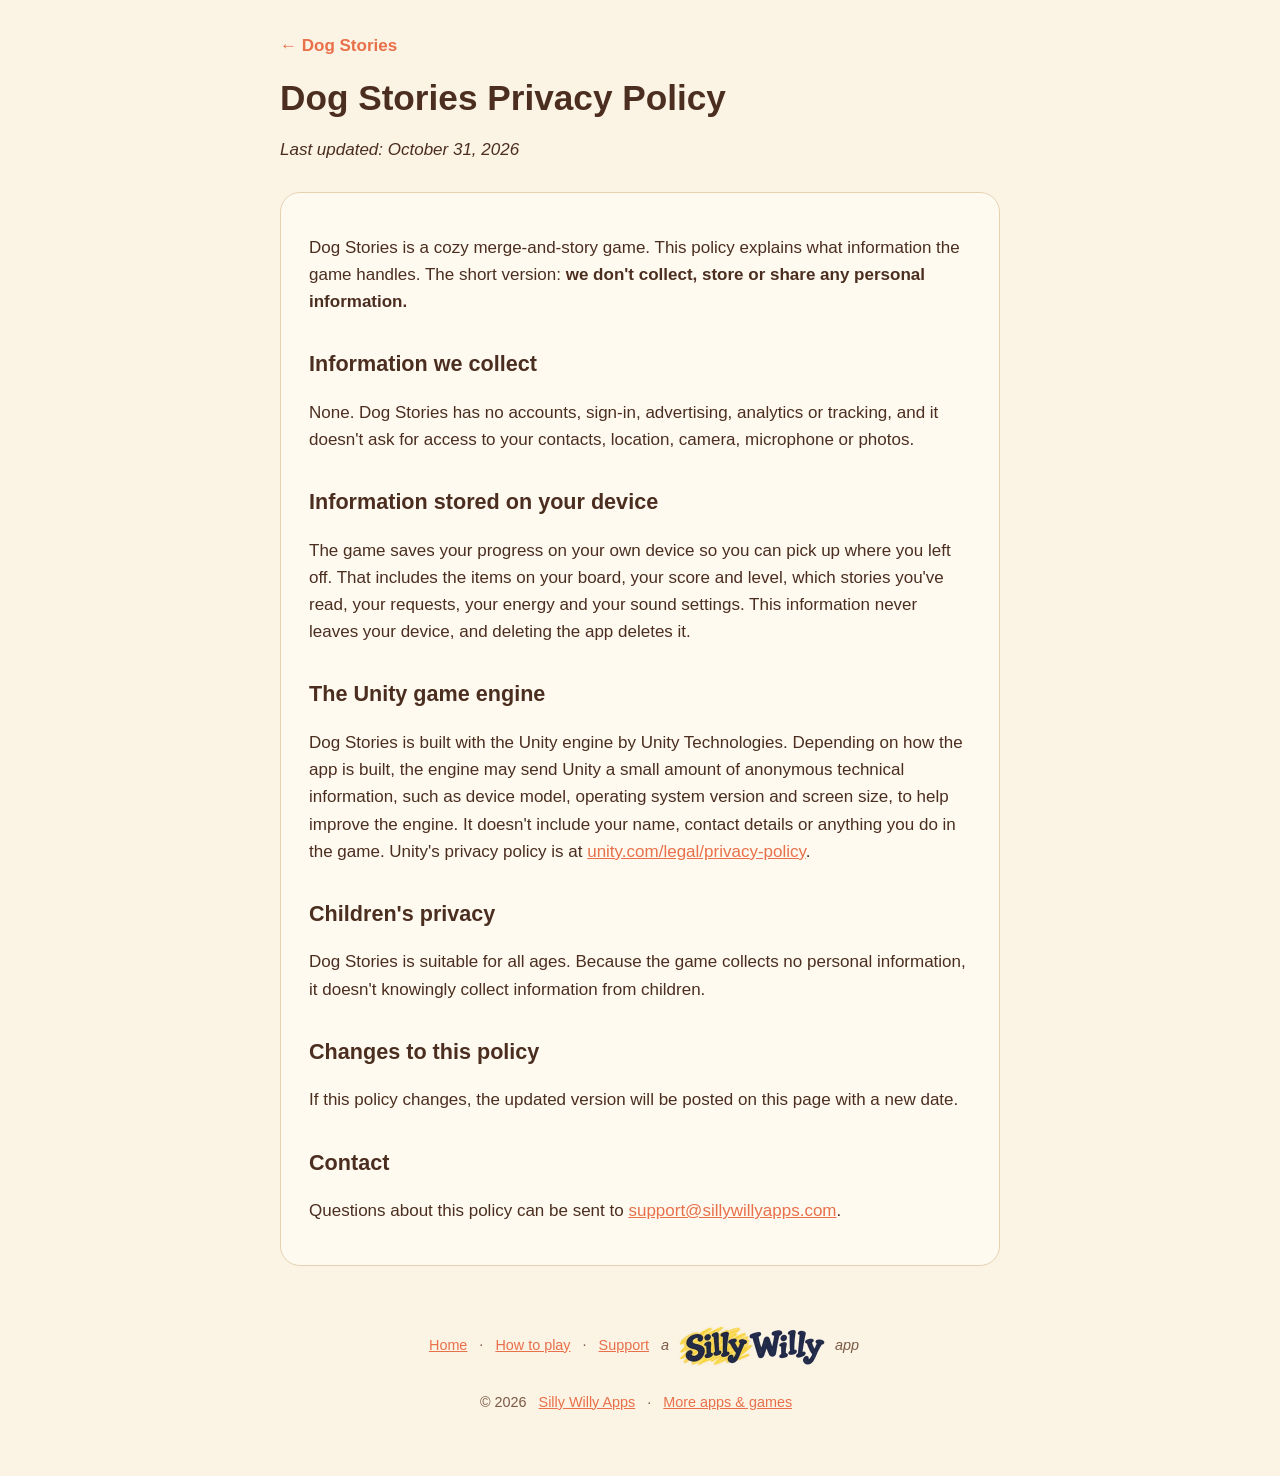
<file: privacy/index.html>
<!doctype html>
<html lang="en">
<head>
  <meta charset="utf-8">
  <meta name="viewport" content="width=device-width, initial-scale=1">
  <title>Privacy Policy · Dog Stories</title>
  <link rel="icon" href="../images/favicon.png">
  <link rel="stylesheet" href="../styles.css">
</head>
<body>
  <div class="wrap">
    <nav class="top"><a href="../">← Dog Stories</a></nav>
    <h1>Dog Stories Privacy Policy</h1>
    <p><em>Last updated: October 31, 2026</em></p>

    <div class="card">
      <p>Dog Stories is a cozy merge-and-story game. This policy explains what information the game handles. The short version: <strong>we don't collect, store or share any personal information.</strong></p>

      <h2>Information we collect</h2>
      <p>None. Dog Stories has no accounts, sign-in, advertising, analytics or tracking, and it doesn't ask for access to your contacts, location, camera, microphone or photos.</p>

      <h2>Information stored on your device</h2>
      <p>The game saves your progress on your own device so you can pick up where you left off. That includes the items on your board, your score and level, which stories you've read, your requests, your energy and your sound settings. This information never leaves your device, and deleting the app deletes it.</p>

      <h2>The Unity game engine</h2>
      <p>Dog Stories is built with the Unity engine by Unity Technologies. Depending on how the app is built, the engine may send Unity a small amount of anonymous technical information, such as device model, operating system version and screen size, to help improve the engine. It doesn't include your name, contact details or anything you do in the game. Unity's privacy policy is at <a href="https://unity.com/legal/privacy-policy">unity.com/legal/privacy-policy</a>.</p>

      <h2>Children's privacy</h2>
      <p>Dog Stories is suitable for all ages. Because the game collects no personal information, it doesn't knowingly collect information from children.</p>

      <h2>Changes to this policy</h2>
      <p>If this policy changes, the updated version will be posted on this page with a new date.</p>

      <h2>Contact</h2>
      <p>Questions about this policy can be sent to <a href="mailto:support@sillywillyapps.com">support@sillywillyapps.com</a>.</p>
    </div>

    <footer>
      <a href="../">Home</a> · <a href="../how-to-play/">How to play</a> · <a href="../support/">Support</a>
      <a class="sw-stamp" href="https://sillywillyapps.com/" aria-label="Dog Stories is a Silly Willy app. Visit sillywillyapps.com"><span>a</span><img src="../images/silly-willy-wordmark.webp" alt="Silly Willy" width="150" height="50"><span>app</span></a>
      <p>© 2026 <a href="https://sillywillyapps.com/">Silly Willy Apps</a> · <a href="https://sillywillyapps.com/apps/">More apps &amp; games</a></p>
    </footer>
  </div>
</body>
</html>
</file>
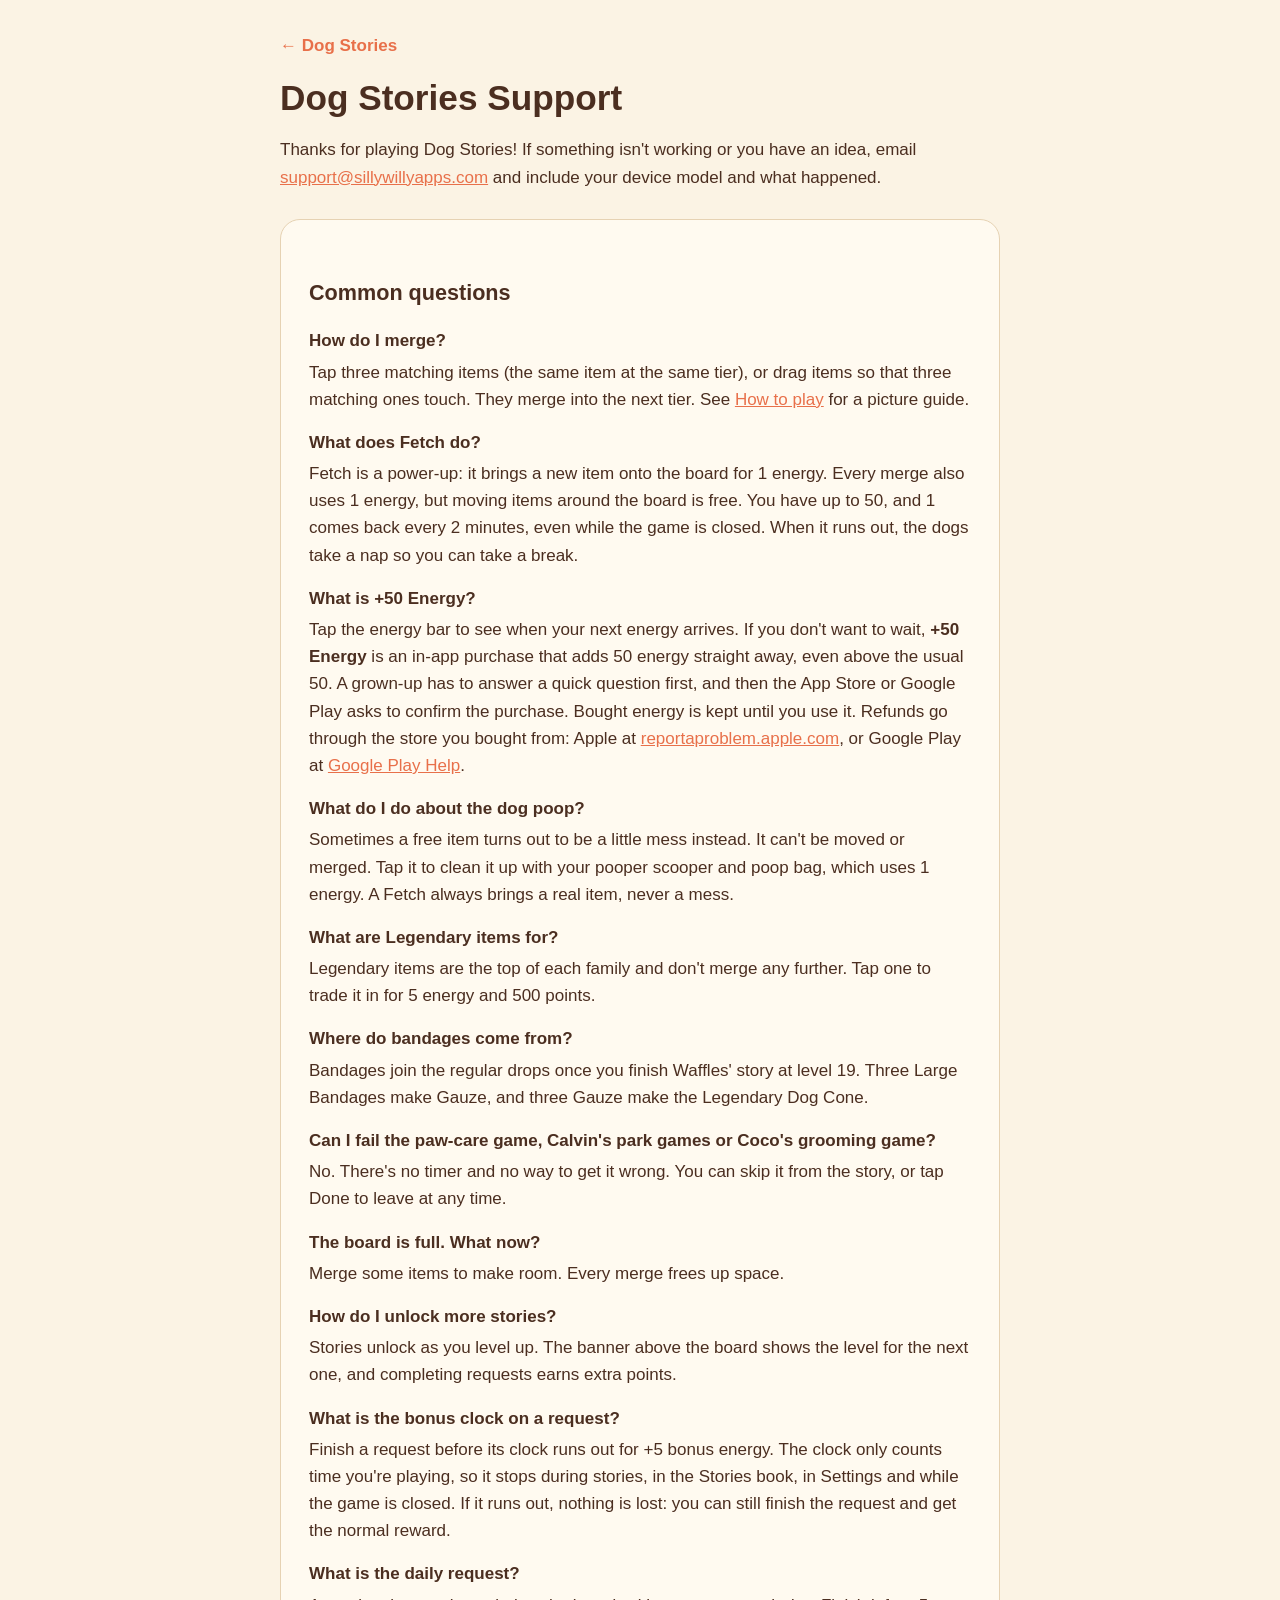
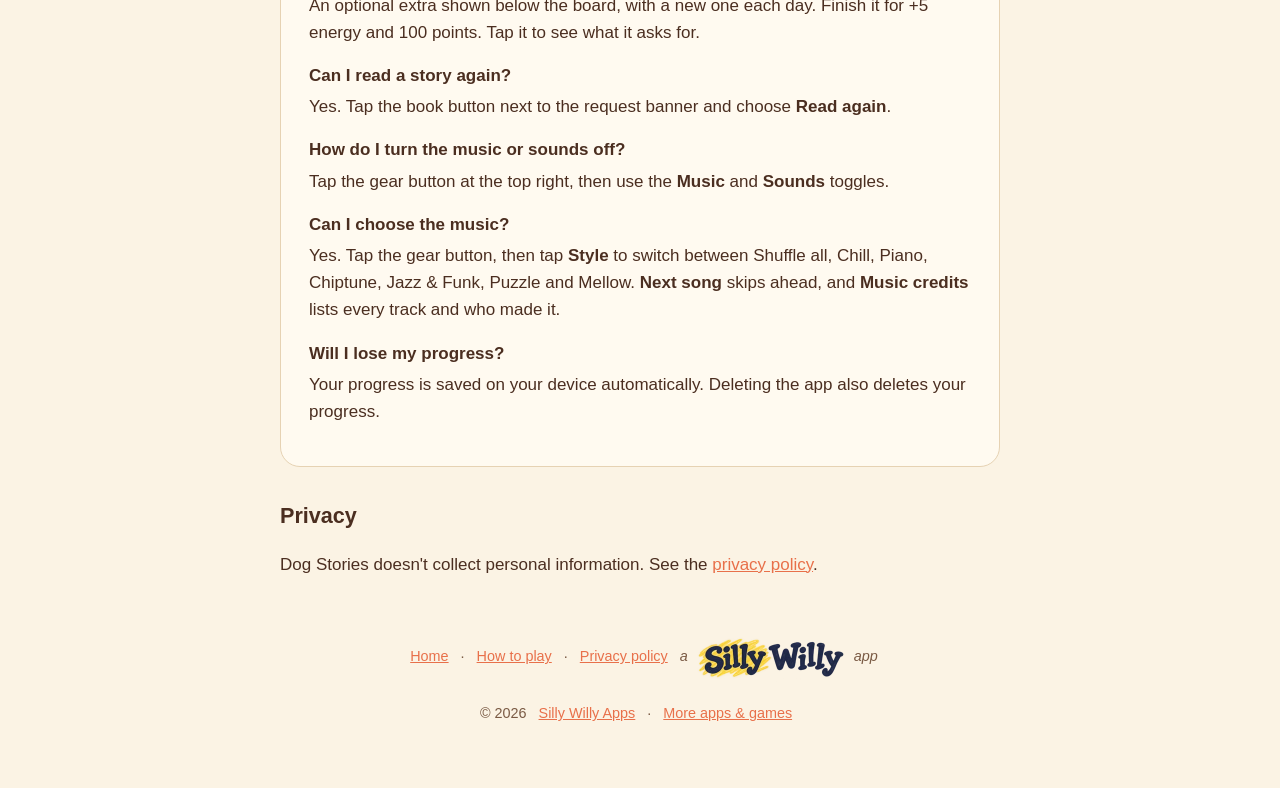
<file: support/index.html>
<!doctype html>
<html lang="en">
<head>
  <meta charset="utf-8">
  <meta name="viewport" content="width=device-width, initial-scale=1">
  <title>Support · Dog Stories</title>
  <link rel="icon" href="../images/favicon.png">
  <link rel="stylesheet" href="../styles.css">
</head>
<body>
  <div class="wrap">
    <nav class="top"><a href="../">← Dog Stories</a></nav>
    <h1>Dog Stories Support</h1>
    <p>Thanks for playing Dog Stories! If something isn't working or you have an idea, email <a href="mailto:support@sillywillyapps.com">support@sillywillyapps.com</a> and include your device model and what happened.</p>

    <div class="card">
      <h2>Common questions</h2>
      <dl>
        <dt>How do I merge?</dt>
        <dd>Tap three matching items (the same item at the same tier), or drag items so that three matching ones touch. They merge into the next tier. See <a href="../how-to-play/">How to play</a> for a picture guide.</dd>

        <dt>What does Fetch do?</dt>
        <dd>Fetch is a power-up: it brings a new item onto the board for 1 energy. Every merge also uses 1 energy, but moving items around the board is free. You have up to 50, and 1 comes back every 2 minutes, even while the game is closed. When it runs out, the dogs take a nap so you can take a break.</dd>
        <dt>What is +50 Energy?</dt>
        <dd>Tap the energy bar to see when your next energy arrives. If you don't want to wait, <strong>+50 Energy</strong> is an in-app purchase that adds 50 energy straight away, even above the usual 50. A grown-up has to answer a quick question first, and then the App Store or Google Play asks to confirm the purchase. Bought energy is kept until you use it. Refunds go through the store you bought from: Apple at <a href="https://reportaproblem.apple.com">reportaproblem.apple.com</a>, or Google Play at <a href="https://support.google.com/googleplay/answer/2479637">Google Play Help</a>.</dd>

        <dt>What do I do about the dog poop?</dt>
        <dd>Sometimes a free item turns out to be a little mess instead. It can't be moved or merged. Tap it to clean it up with your pooper scooper and poop bag, which uses 1 energy. A Fetch always brings a real item, never a mess.</dd>

        <dt>What are Legendary items for?</dt>
        <dd>Legendary items are the top of each family and don't merge any further. Tap one to trade it in for 5 energy and 500 points.</dd>
        <dt>Where do bandages come from?</dt>
        <dd>Bandages join the regular drops once you finish Waffles' story at level 19. Three Large Bandages make Gauze, and three Gauze make the Legendary Dog Cone.</dd>
        <dt>Can I fail the paw-care game, Calvin's park games or Coco's grooming game?</dt>
        <dd>No. There's no timer and no way to get it wrong. You can skip it from the story, or tap Done to leave at any time.</dd>

        <dt>The board is full. What now?</dt>
        <dd>Merge some items to make room. Every merge frees up space.</dd>

        <dt>How do I unlock more stories?</dt>
        <dd>Stories unlock as you level up. The banner above the board shows the level for the next one, and completing requests earns extra points.</dd>

        <dt>What is the bonus clock on a request?</dt>
        <dd>Finish a request before its clock runs out for +5 bonus energy. The clock only counts time you're playing, so it stops during stories, in the Stories book, in Settings and while the game is closed. If it runs out, nothing is lost: you can still finish the request and get the normal reward.</dd>

        <dt>What is the daily request?</dt>
        <dd>An optional extra shown below the board, with a new one each day. Finish it for +5 energy and 100 points. Tap it to see what it asks for.</dd>

        <dt>Can I read a story again?</dt>
        <dd>Yes. Tap the book button next to the request banner and choose <strong>Read again</strong>.</dd>

        <dt>How do I turn the music or sounds off?</dt>
        <dd>Tap the gear button at the top right, then use the <strong>Music</strong> and <strong>Sounds</strong> toggles.</dd>

        <dt>Can I choose the music?</dt>
        <dd>Yes. Tap the gear button, then tap <strong>Style</strong> to switch between Shuffle all, Chill, Piano, Chiptune, Jazz &amp; Funk, Puzzle and Mellow. <strong>Next song</strong> skips ahead, and <strong>Music credits</strong> lists every track and who made it.</dd>

        <dt>Will I lose my progress?</dt>
        <dd>Your progress is saved on your device automatically. Deleting the app also deletes your progress.</dd>
      </dl>
    </div>

    <h2>Privacy</h2>
    <p>Dog Stories doesn't collect personal information. See the <a href="../privacy/">privacy policy</a>.</p>

    <footer>
      <a href="../">Home</a> · <a href="../how-to-play/">How to play</a> · <a href="../privacy/">Privacy policy</a>
      <a class="sw-stamp" href="https://sillywillyapps.com/" aria-label="Dog Stories is a Silly Willy app. Visit sillywillyapps.com"><span>a</span><img src="../images/silly-willy-wordmark.webp" alt="Silly Willy" width="150" height="50"><span>app</span></a>
      <p>© 2026 <a href="https://sillywillyapps.com/">Silly Willy Apps</a> · <a href="https://sillywillyapps.com/apps/">More apps &amp; games</a></p>
    </footer>
  </div>
</body>
</html>
</file>
<file: styles.css>
:root {
  --cream: #fbf3e4;
  --card: #fffaf0;
  --brown: #4b2e20;
  --brown-soft: #7a5a44;
  --orange: #e8704a;
  --line: #e6d2b3;
}

* { box-sizing: border-box; }

body {
  margin: 0;
  background: var(--cream);
  color: var(--brown);
  font: 17px/1.6 -apple-system, BlinkMacSystemFont, "Segoe UI", Roboto, Helvetica, Arial, sans-serif;
}

a { color: var(--orange); }

.wrap { max-width: 760px; margin: 0 auto; padding: 32px 20px 48px; }

header.hero { text-align: center; }
header.hero img.icon {
  width: 128px; height: 128px; border-radius: 28px;
  box-shadow: 0 8px 24px rgba(75, 46, 32, 0.25);
}
h1 { font-size: 2.2rem; margin: 18px 0 4px; line-height: 1.2; }
h1.logo { margin: 8px auto 18px; max-width: 520px; line-height: 0; }
header.hero h1.logo + img.icon { margin-bottom: 14px; }
h1.logo img { width: 100%; height: auto; }
h2 { font-size: 1.35rem; margin: 32px 0 8px; }
.tagline { color: var(--brown-soft); font-size: 1.15rem; margin: 0; }
.badge {
  display: inline-block; margin-top: 16px; padding: 8px 18px;
  background: var(--orange); color: #fff; border-radius: 999px; font-weight: 600;
}
a.badge { text-decoration: none; }
a.badge:hover { filter: brightness(1.08); }
.stores { margin: 0; }
.stores .soon { display: block; margin-top: 10px; font-size: 0.95em; opacity: 0.75; }

.card {
  background: var(--card); border: 1px solid var(--line); border-radius: 20px;
  padding: 24px 28px; margin-top: 28px;
}

ul.features { padding-left: 1.2em; }
ul.features li { margin: 4px 0; }

.shots {
  display: grid; grid-template-columns: repeat(4, 1fr); gap: 12px; margin-top: 28px;
}
.shots img { width: 100%; border-radius: 14px; box-shadow: 0 4px 14px rgba(75, 46, 32, 0.18); }

nav.top { margin-bottom: 8px; }
nav.top a { text-decoration: none; font-weight: 600; }

p.lead { color: var(--brown-soft); font-size: 1.05rem; }

/* How to play: a screenshot beside each step */
section.step {
  display: grid; grid-template-columns: 200px 1fr; gap: 24px; align-items: center;
  background: var(--card); border: 1px solid var(--line); border-radius: 20px;
  padding: 20px 24px; margin-top: 20px;
}
section.step img {
  width: 100%; border-radius: 14px; box-shadow: 0 4px 14px rgba(75, 46, 32, 0.18);
}
section.step h2 { margin-top: 0; }
section.step p { margin: 0; }
section.step p + p { margin-top: 10px; }

/* App Store launch announcement */
section.launch {
  background: var(--card); border: 2px solid var(--orange); border-radius: 20px;
  overflow: hidden; margin-top: 28px; text-align: center;
}
section.launch img { display: block; width: 100%; height: auto; }
section.launch .launch-text { padding: 20px 24px 24px; }
section.launch h2 { margin: 8px 0 8px; }
section.launch p { margin: 0 0 10px; }
section.launch .badge { margin-top: 4px; }
section.launch .soon { margin: 6px 0 0; font-size: 0.95em; opacity: 0.75; }

/* Home page call-out for a new feature */
section.callout {
  display: grid; grid-template-columns: 200px 1fr; gap: 24px; align-items: center;
  background: var(--card); border: 2px solid var(--orange); border-radius: 20px;
  padding: 20px 24px; margin-top: 28px;
}
section.callout img {
  width: 100%; border-radius: 14px; box-shadow: 0 4px 14px rgba(75, 46, 32, 0.18);
}
section.callout h2 { margin: 6px 0 8px; }
section.callout p { margin: 0 0 10px; }
section.callout p:last-child { margin-bottom: 0; }
section.callout ul { margin: 0 0 10px; padding-left: 20px; }
section.callout li { margin-bottom: 6px; }
section.callout .themes {
  display: grid; grid-template-columns: repeat(3, 1fr); gap: 12px; margin-top: 14px;
}
section.callout .themes figure { margin: 0; text-align: center; }
section.callout .themes img { max-width: none; margin: 0; }
section.callout .themes figcaption {
  margin-top: 6px; font-size: 0.9rem; font-weight: 600; color: var(--brown-soft);
}
.new {
  display: inline-block; padding: 2px 12px; border-radius: 999px;
  background: var(--orange); color: #fff; font-size: 0.85rem; font-weight: 700;
  letter-spacing: 0.04em; text-transform: uppercase;
}

.more { text-align: center; margin-top: 24px; }
.more a {
  display: inline-block; padding: 10px 22px; border-radius: 999px;
  border: 2px solid var(--orange); font-weight: 600; text-decoration: none;
}

dt { font-weight: 700; margin-top: 16px; }
dd { margin: 4px 0 0; }

footer {
  margin-top: 40px; text-align: center; color: var(--brown-soft); font-size: 0.9rem;
}
footer a { margin: 0 8px; }

@media (max-width: 600px) {
  .shots { grid-template-columns: repeat(2, 1fr); }
  .card { padding: 20px; }
  h1 { font-size: 1.8rem; }
  section.step { grid-template-columns: 1fr; gap: 14px; padding: 18px; }
  section.step img { max-width: 260px; margin: 0 auto; }
  section.callout { grid-template-columns: 1fr; gap: 14px; padding: 18px; }
  section.callout img { max-width: 260px; margin: 0 auto; }
}

/* "a Silly Willy app" stamp, linking to sillywillyapps.com */
footer .sw-stamp {
  display: inline-flex; align-items: center; gap: 8px;
  margin: 14px 0 6px; text-decoration: none; color: var(--brown-soft);
  font-style: italic;
}
footer .sw-stamp img { display: block; transition: transform .15s; }
footer .sw-stamp:hover img { transform: rotate(-2deg) scale(1.05); }
</file>
